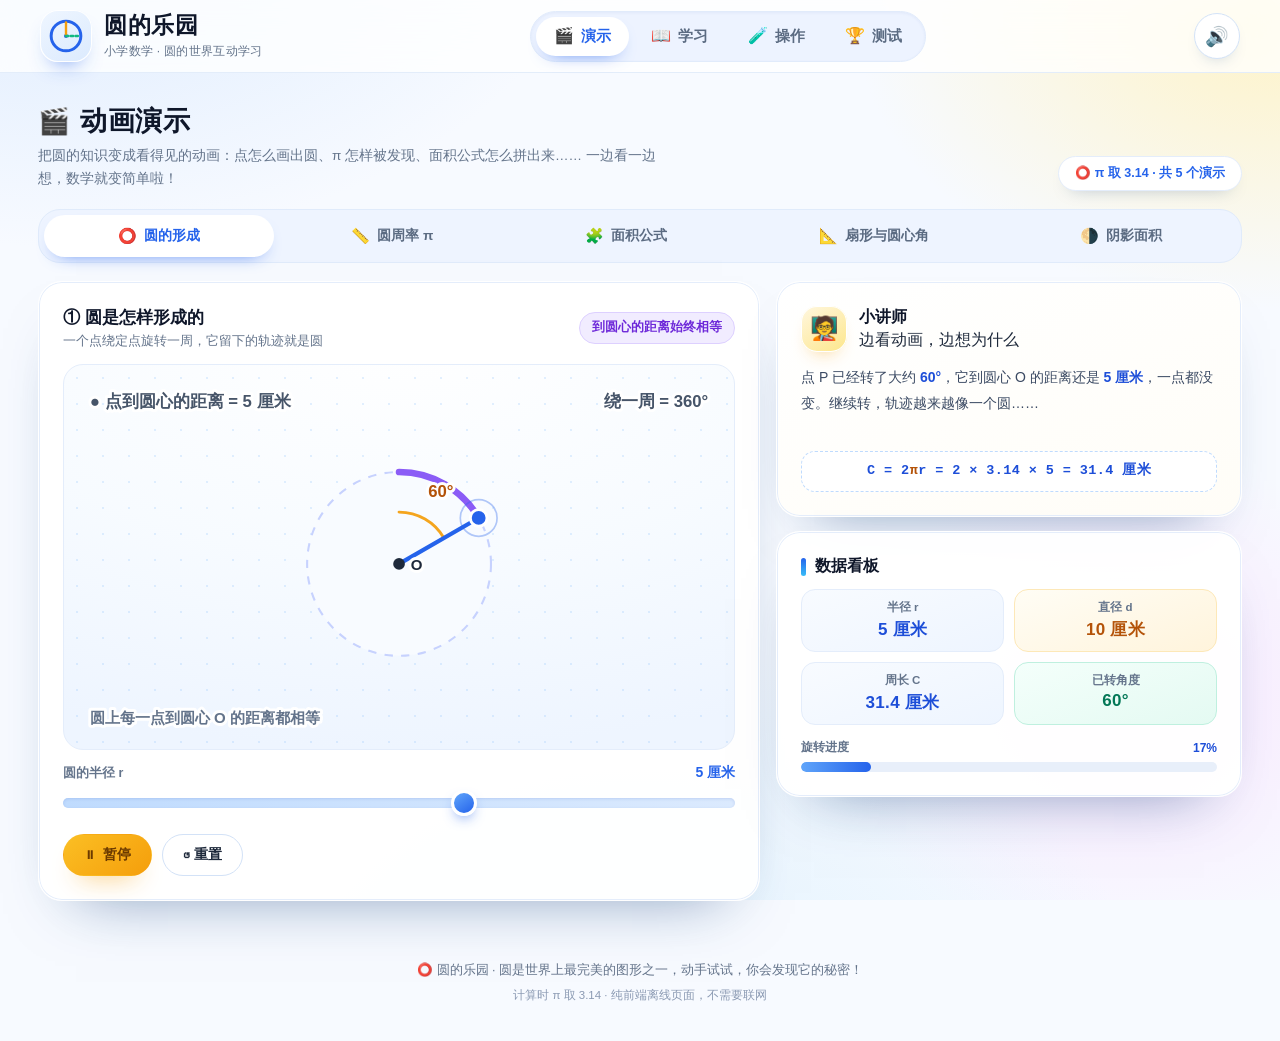
<file: kids-circle/index.html>
<!DOCTYPE html>
<html lang="zh-CN">
<head>
  <meta charset="UTF-8">
  <meta name="viewport" content="width=device-width, initial-scale=1.0, viewport-fit=cover">
  <title>圆的乐园 · 小学数学圆的知识互动学习</title>
  <meta name="description" content="小学数学「圆」互动学习工具：圆的概念、圆周率、1π~100π、半径直径、圆周长、圆面积、扇形、阴影面积，含演示、学习、操作、测试四大板块。">
  <meta name="theme-color" content="#f6f9ff">
  <link rel="icon" href="data:image/svg+xml,%3Csvg xmlns='http://www.w3.org/2000/svg' viewBox='0 0 100 100'%3E%3Ccircle cx='50' cy='50' r='40' fill='%23dbeafe' stroke='%232563eb' stroke-width='7'/%3E%3Ccircle cx='50' cy='50' r='5' fill='%232563eb'/%3E%3Cline x1='50' y1='50' x2='50' y2='12' stroke='%23f59e0b' stroke-width='6' stroke-linecap='round'/%3E%3C/svg%3E">
  <link rel="stylesheet" href="css/style.css">
  <link rel="stylesheet" href="css/demo.css">
  <link rel="stylesheet" href="css/learn.css">
  <link rel="stylesheet" href="css/lab.css">
  <link rel="stylesheet" href="css/quiz.css">
</head>
<body data-mode="demo">

  <a class="skip-link" href="#main">跳到主要内容</a>

  <!-- 顶部导航 -->
  <header class="topbar">
    <div class="brand">
      <span class="logo" aria-hidden="true">
        <svg viewBox="0 0 64 64">
          <circle cx="32" cy="32" r="25" fill="none" stroke="currentColor" stroke-width="5"/>
          <circle cx="32" cy="32" r="3.5" fill="currentColor"/>
          <line x1="32" y1="32" x2="32" y2="9" stroke="#f59e0b" stroke-width="4" stroke-linecap="round"/>
          <line x1="32" y1="32" x2="55" y2="32" stroke="#10b981" stroke-width="4" stroke-linecap="round" stroke-dasharray="4 4"/>
        </svg>
      </span>
      <div class="brand-text">
        <h1>圆的乐园</h1>
        <p>小学数学 · 圆的世界互动学习</p>
      </div>
    </div>

    <nav class="mode-switch" role="tablist" aria-label="选择学习板块">
      <button type="button" class="mode-tab active" data-mode="demo" role="tab" aria-selected="true" aria-controls="panel-demo" id="tab-demo">
        <span class="tab-icon" aria-hidden="true">🎬</span><span class="tab-text">演示</span>
      </button>
      <button type="button" class="mode-tab" data-mode="learn" role="tab" aria-selected="false" aria-controls="panel-learn" id="tab-learn">
        <span class="tab-icon" aria-hidden="true">📖</span><span class="tab-text">学习</span>
      </button>
      <button type="button" class="mode-tab" data-mode="lab" role="tab" aria-selected="false" aria-controls="panel-lab" id="tab-lab">
        <span class="tab-icon" aria-hidden="true">🧪</span><span class="tab-text">操作</span>
      </button>
      <button type="button" class="mode-tab" data-mode="quiz" role="tab" aria-selected="false" aria-controls="panel-quiz" id="tab-quiz">
        <span class="tab-icon" aria-hidden="true">🏆</span><span class="tab-text">测试</span>
      </button>
    </nav>

    <button type="button" class="sound-toggle" id="soundToggle" aria-pressed="true" aria-label="关闭音效" title="音效开关">🔊</button>
  </header>

  <main id="main">
    <!-- 演示 -->
    <section class="mode-panel active" data-mode="demo" id="panel-demo" role="tabpanel" aria-labelledby="tab-demo">
      <div class="mode-root" id="mode-demo"></div>
    </section>
    <!-- 学习 -->
    <section class="mode-panel" data-mode="learn" id="panel-learn" role="tabpanel" aria-labelledby="tab-learn" hidden>
      <div class="mode-root" id="mode-learn"></div>
    </section>
    <!-- 操作 -->
    <section class="mode-panel" data-mode="lab" id="panel-lab" role="tabpanel" aria-labelledby="tab-lab" hidden>
      <div class="mode-root" id="mode-lab"></div>
    </section>
    <!-- 测试 -->
    <section class="mode-panel" data-mode="quiz" id="panel-quiz" role="tabpanel" aria-labelledby="tab-quiz" hidden>
      <div class="mode-root" id="mode-quiz"></div>
    </section>
  </main>

  <footer class="footer">
    <p>⭕ 圆的乐园 · 圆是世界上最完美的图形之一，动手试试，你会发现它的秘密！</p>
    <p class="footer-sub">计算时 π 取 3.14 · 纯前端离线页面，不需要联网</p>
  </footer>

  <script src="js/core.js"></script>
  <script src="js/demo.js"></script>
  <script src="js/learn.js"></script>
  <script src="js/lab.js"></script>
  <script src="js/quiz.js"></script>
  <script src="js/app.js"></script>
</body>
</html>
</file>
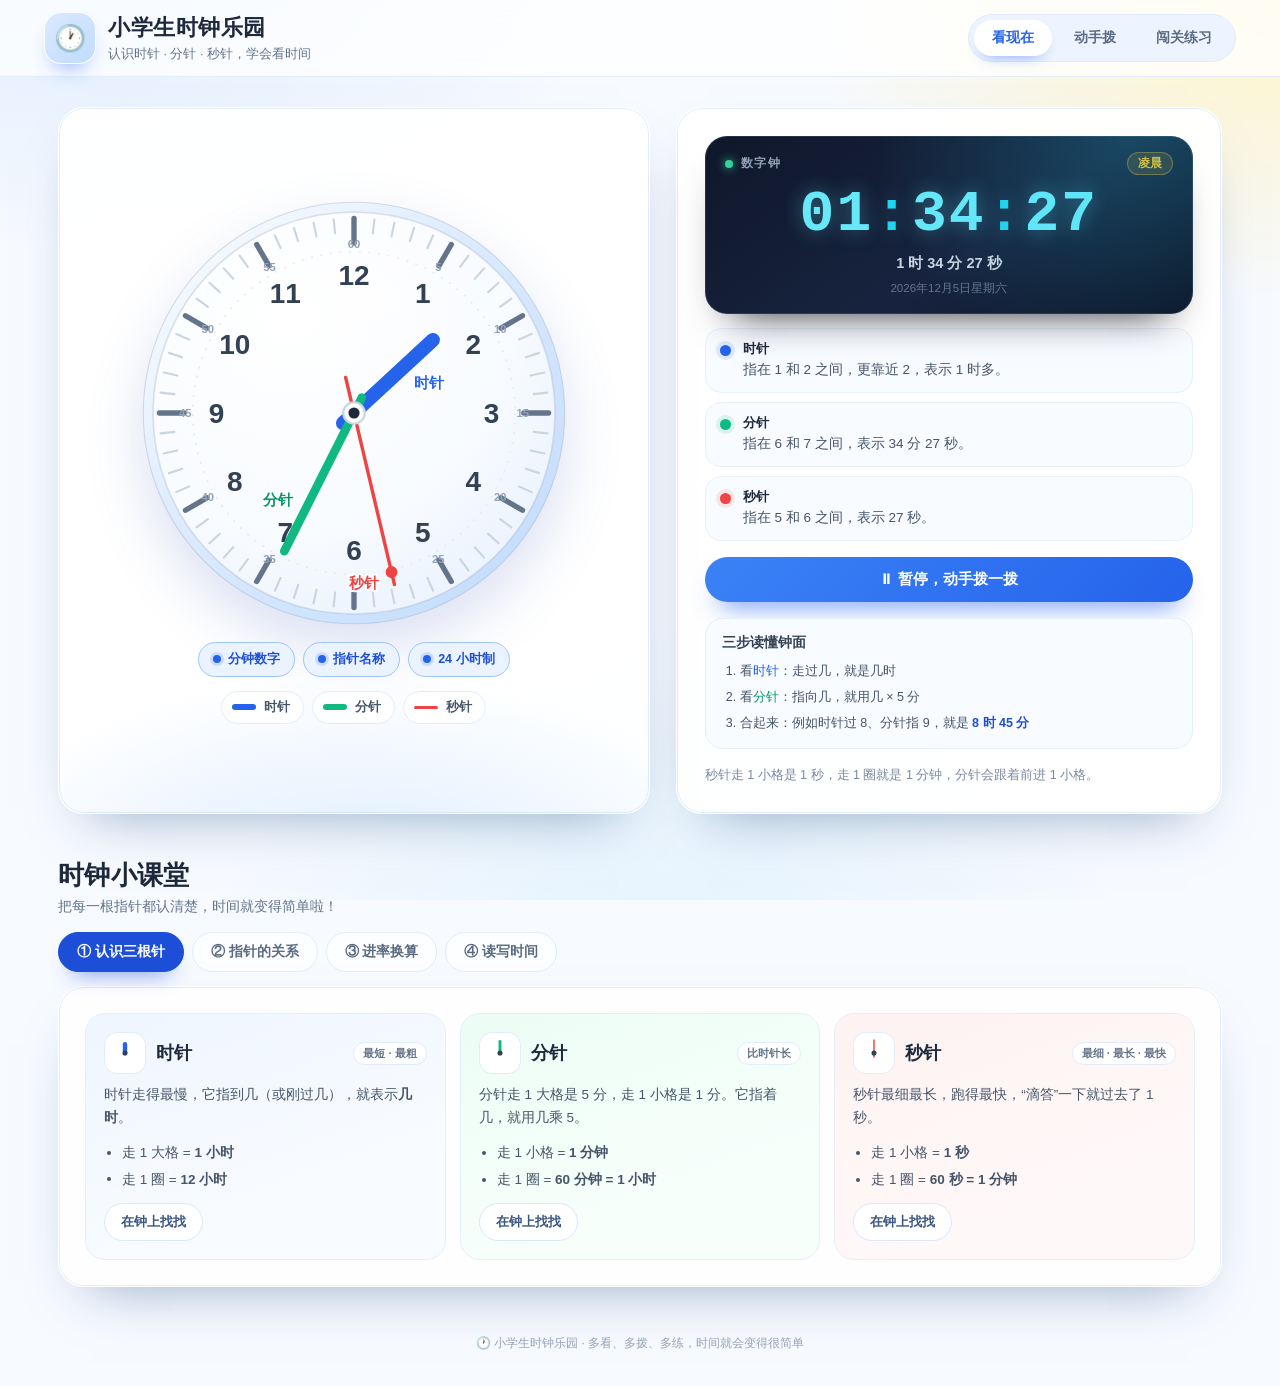
<file: kids-clock/index.html>
<!DOCTYPE html>
<html lang="zh-CN">
<head>
  <meta charset="UTF-8">
  <meta name="viewport" content="width=device-width, initial-scale=1.0">
  <title>小学生时钟乐园 · 认识时针分针秒针</title>
  <meta name="description" content="给小学生的时钟学习页面：圆盘钟表、数字钟表，学习时针、分针、秒针、指针关系、时间表示与进率换算。">
  <link rel="icon" href="data:image/svg+xml,%3Csvg xmlns='http://www.w3.org/2000/svg' viewBox='0 0 100 100'%3E%3Ccircle cx='50' cy='50' r='46' fill='%23eff6ff' stroke='%232563eb' stroke-width='6'/%3E%3Cpath d='M50 26v26l16 10' stroke='%232563eb' stroke-width='6' stroke-linecap='round' fill='none'/%3E%3C/svg%3E">
  <link rel="stylesheet" href="css/style.css">
</head>
<body class="mode-live">

  <!-- 顶部导航 -->
  <header class="topbar">
    <div class="brand">
      <span class="logo" aria-hidden="true">🕐</span>
      <div>
        <h1>小学生时钟乐园</h1>
        <p>认识时针 · 分针 · 秒针，学会看时间</p>
      </div>
    </div>
    <nav class="mode-switch" role="tablist" aria-label="选择学习方式">
      <button type="button" data-mode="live" class="active" role="tab" aria-selected="true">看现在</button>
      <button type="button" data-mode="set" role="tab" aria-selected="false">动手拨</button>
      <button type="button" data-mode="quiz" role="tab" aria-selected="false">闯关练习</button>
    </nav>
  </header>

  <main>
    <!-- 左侧：圆盘钟表 -->
    <section class="clock-stage card" aria-labelledby="clockTitle">
      <h2 class="sr-only" id="clockTitle">圆盘钟表</h2>
      <div class="clock-wrap">
        <div id="clock" class="clock"></div>
      </div>
      <p class="clock-hint" id="clockHint">✋ 拖动钟面上的指针，或用右侧按钮微调</p>
      <div class="clock-toolbar">
        <button type="button" class="switch-chip active" data-toggle="minuteNumbers" aria-pressed="true">分钟数字</button>
        <button type="button" class="switch-chip active" data-toggle="handLabels" aria-pressed="true">指针名称</button>
        <button type="button" class="switch-chip active" data-toggle="h24" aria-pressed="true">24 小时制</button>
      </div>
      <div class="legend" aria-label="指针图例">
        <span class="legend-chip hour"><i></i>时针</span>
        <span class="legend-chip minute"><i></i>分针</span>
        <span class="legend-chip second"><i></i>秒针</span>
      </div>
    </section>

    <!-- 右侧：数字钟 / 控制 / 练习 -->
    <aside class="panel card">
      <!-- 数字钟 + 指针解释（看现在 / 动手拨 共用） -->
      <div class="panel-block" id="liveSetBlock">
        <div class="digital-card">
          <div class="digital-top">
            <span class="led" aria-hidden="true"></span>
            <span>数字钟</span>
            <span class="period-badge" id="periodBadge">上午</span>
          </div>
          <div class="digital-digits" id="digitalDigits" aria-label="数字钟时间">
            <span id="dHour">08</span><span class="colon">:</span><span id="dMin">00</span><span class="colon">:</span><span id="dSec">00</span>
          </div>
          <p class="reading" id="reading">上午 8 时整</p>
          <p class="today" id="todayText"></p>
        </div>

        <ul class="hand-info" id="handInfo">
          <li class="hand-info-item hour">
            <span class="dot" aria-hidden="true"></span>
            <div><b>时针</b><p id="hourInfo">—</p></div>
          </li>
          <li class="hand-info-item minute">
            <span class="dot" aria-hidden="true"></span>
            <div><b>分针</b><p id="minuteInfo">—</p></div>
          </li>
          <li class="hand-info-item second">
            <span class="dot" aria-hidden="true"></span>
            <div><b>秒针</b><p id="secondInfo">—</p></div>
          </li>
        </ul>
      </div>

      <!-- 看现在 -->
      <div class="panel-block" id="liveActions">
        <button type="button" class="btn btn-primary" id="gotoSet">⏸ 暂停，动手拨一拨</button>
        <div class="mini-guide">
          <h3>三步读懂钟面</h3>
          <ol>
            <li>看<span class="c-hour">时针</span>：走过几，就是几时</li>
            <li>看<span class="c-minute">分针</span>：指向几，就用几 × 5 分</li>
            <li>合起来：例如时针过 8、分针指 9，就是 <strong>8 时 45 分</strong></li>
          </ol>
        </div>
        <p class="tip">秒针走 1 小格是 1 秒，走 1 圈就是 1 分钟，分针会跟着前进 1 小格。</p>
      </div>

      <!-- 动手拨 -->
      <div class="panel-block" id="setControls">
        <div>
          <h2 class="panel-title">动手拨钟</h2>
          <p class="panel-sub">先选一根针，再拖动钟面，或者用下面的按钮微调。</p>
        </div>
        <div class="hand-picker" role="group" aria-label="选择要拨的指针">
          <button type="button" class="hand-chip hour" data-hand="hour"><i></i>时针</button>
          <button type="button" class="hand-chip minute active" data-hand="minute"><i></i>分针</button>
          <button type="button" class="hand-chip second" data-hand="second"><i></i>秒针</button>
        </div>
        <div class="fine-tune" id="fineTune" aria-label="微调指针"></div>
        <div class="quick-actions" aria-label="快速设置">
          <button type="button" class="btn-mini" data-quick="hour">整点</button>
          <button type="button" class="btn-mini" data-quick="half">半点</button>
          <button type="button" class="btn-mini" data-quick="now">现在</button>
          <button type="button" class="btn-mini" data-quick="random">随机</button>
        </div>
        <div class="set-readout" id="setReadout">现在拨到：<strong>8 时整</strong></div>
        <p class="tip" id="setTip">分针走 1 小格 = 1 分钟；分针走 1 圈 = 1 小时。</p>
      </div>

      <!-- 闯关练习 -->
      <div class="panel-block" id="quizBlock">
        <div class="quiz-head">
          <div>
            <p class="quiz-index" id="quizIndex">第 1 题 / 共 6 题</p>
            <div class="dots" id="quizDots" aria-hidden="true"></div>
          </div>
          <div class="quiz-score">得分 <span class="star" aria-hidden="true">⭐</span> <span id="quizScore">0</span></div>
        </div>
        <div class="quiz-body" id="quizBody"></div>
        <div class="quiz-feedback" id="quizFeedback" role="status" aria-live="polite" hidden></div>
        <div class="quiz-actions" id="quizActions"></div>
        <div class="quiz-help">
          <b>闯关小助手</b>
          <ul>
            <li>读钟先看时针，再看分针</li>
            <li>拨钟时，时针和分针都要拨到位</li>
            <li>记牢进率：1 时 = 60 分，1 分 = 60 秒</li>
          </ul>
        </div>
      </div>
    </aside>
  </main>

  <!-- 底部：时钟小课堂 -->
  <section class="learn" id="learn">
    <div class="learn-head">
      <div>
        <h2>时钟小课堂</h2>
        <p>把每一根指针都认清楚，时间就变得简单啦！</p>
      </div>
    </div>
    <div class="learn-tabs" role="tablist" aria-label="学习内容">
      <button type="button" class="learn-tab active" data-tab="hands" role="tab" aria-selected="true">① 认识三根针</button>
      <button type="button" class="learn-tab" data-tab="relation" role="tab" aria-selected="false">② 指针的关系</button>
      <button type="button" class="learn-tab" data-tab="convert" role="tab" aria-selected="false">③ 进率换算</button>
      <button type="button" class="learn-tab" data-tab="readwrite" role="tab" aria-selected="false">④ 读写时间</button>
    </div>
    <div class="learn-panels">
      <!-- ① 认识三根针 -->
      <div class="learn-panel active" data-panel="hands">
        <div class="hand-cards">
          <article class="hand-card hour">
            <div class="hand-card-top">
              <span class="hand-visual hour" aria-hidden="true">
                <svg viewBox="0 0 44 44"><line x1="22" y1="22" x2="22" y2="10" stroke-width="6"/><circle cx="22" cy="22" r="3.5"/></svg>
              </span>
              <h3>时针</h3>
              <span class="tag">最短 · 最粗</span>
            </div>
            <p>时针走得最慢，它指到几（或刚过几），就表示<strong>几时</strong>。</p>
            <ul>
              <li>走 1 大格 = <strong>1 小时</strong></li>
              <li>走 1 圈 = <strong>12 小时</strong></li>
            </ul>
            <button type="button" class="btn btn-ghost" data-highlight="hour">在钟上找找</button>
          </article>

          <article class="hand-card minute">
            <div class="hand-card-top">
              <span class="hand-visual minute" aria-hidden="true">
                <svg viewBox="0 0 44 44"><line x1="22" y1="22" x2="22" y2="6" stroke-width="4"/><circle cx="22" cy="22" r="3.5"/></svg>
              </span>
              <h3>分针</h3>
              <span class="tag">比时针长</span>
            </div>
            <p>分针走 1 大格是 5 分，走 1 小格是 1 分。它指着几，就用几乘 5。</p>
            <ul>
              <li>走 1 小格 = <strong>1 分钟</strong></li>
              <li>走 1 圈 = <strong>60 分钟 = 1 小时</strong></li>
            </ul>
            <button type="button" class="btn btn-ghost" data-highlight="minute">在钟上找找</button>
          </article>

          <article class="hand-card second">
            <div class="hand-card-top">
              <span class="hand-visual second" aria-hidden="true">
                <svg viewBox="0 0 44 44"><line x1="22" y1="28" x2="22" y2="4" stroke-width="2"/><circle cx="22" cy="22" r="3.5"/></svg>
              </span>
              <h3>秒针</h3>
              <span class="tag">最细 · 最长 · 最快</span>
            </div>
            <p>秒针最细最长，跑得最快，“滴答”一下就过去了 1 秒。</p>
            <ul>
              <li>走 1 小格 = <strong>1 秒</strong></li>
              <li>走 1 圈 = <strong>60 秒 = 1 分钟</strong></li>
            </ul>
            <button type="button" class="btn btn-ghost" data-highlight="second">在钟上找找</button>
          </article>
        </div>
      </div>

      <!-- ② 指针的关系 -->
      <div class="learn-panel" data-panel="relation">
        <div class="relation-grid">
          <article class="relation-card">
            <h3>秒针走 1 圈</h3>
            <div class="relation-flow"><span>秒针 60 小格</span><b>=</b><span>60 秒</span><b>=</b><span>1 分</span></div>
            <p>秒针转满一圈，分针正好前进 1 小格。</p>
          </article>
          <article class="relation-card">
            <h3>分针走 1 圈</h3>
            <div class="relation-flow"><span>分针 60 小格</span><b>=</b><span>60 分</span><b>=</b><span>1 时</span></div>
            <p>分针转满一圈，时针正好前进 1 大格。</p>
          </article>
        </div>
        <div class="demo-box">
          <div class="demo-actions">
            <button type="button" class="btn btn-primary" data-demo="second">▶ 演示：秒针走一圈</button>
            <button type="button" class="btn btn-primary" data-demo="minute">▶ 演示：分针走一圈</button>
          </div>
          <p class="demo-status" id="demoStatus">点一下演示，看看指针们是怎么“手拉手”一起走的。</p>
        </div>
      </div>

      <!-- ③ 进率换算 -->
      <div class="learn-panel" data-panel="convert">
        <div class="rate-cards">
          <div class="rate-card"><strong>1 时 = 60 分</strong><span>分针走 1 圈</span></div>
          <div class="rate-card"><strong>1 分 = 60 秒</strong><span>秒针走 1 圈</span></div>
          <div class="rate-card"><strong>1 时 = 3600 秒</strong><span>60 × 60 = 3600</span></div>
          <div class="rate-card"><strong>半小时 = 30 分</strong><span>分针指 6</span></div>
          <div class="rate-card"><strong>一刻钟 = 15 分</strong><span>分针指 3</span></div>
          <div class="rate-card"><strong>1 天 = 24 时</strong><span>时针走 2 圈</span></div>
        </div>
        <div class="converter">
          <h3>进率换算器</h3>
          <div class="converter-inputs">
            <label>时 <input id="cvH" type="number" min="0" max="99" step="1" value="1" inputmode="numeric"></label>
            <label>分 <input id="cvM" type="number" min="0" max="99" step="1" value="25" inputmode="numeric"></label>
            <label>秒 <input id="cvS" type="number" min="0" max="99" step="1" value="0" inputmode="numeric"></label>
          </div>
          <div class="converter-result" id="cvResult">1 时 25 分 0 秒 = 85 分 = 5100 秒</div>
          <p class="tip">改一改上面的数字，看看一共是多少分、多少秒。1 时 = 60 分，1 分 = 60 秒。</p>
        </div>
      </div>

      <!-- ④ 读写时间 -->
      <div class="learn-panel" data-panel="readwrite">
        <div class="rules">
          <h3>读钟四步口诀</h3>
          <ol>
            <li>先看<strong class="c-hour">时针</strong>：时针指到几，或者刚过几，就是<strong>几时</strong>。</li>
            <li>再看<strong class="c-minute">分针</strong>：分针指 12 是<strong>整时</strong>；指 6 是 30 分，也就是<strong>半时</strong>。</li>
            <li>分针每走 1 大格是 5 分：指 1 是 5 分，指 2 是 10 分……指 9 是 45 分。</li>
            <li>记录时间：可以写成 <strong>8:05</strong>，也可以写成 <strong>8 时 5 分</strong>。</li>
          </ol>
          <p class="examples-tip">💡 点一点下面的小钟面，就能把它拨到上面的大钟表上，仔细看看三根针。</p>
        </div>
        <div class="examples" id="timeExamples"></div>
      </div>
    </div>
  </section>

  <footer class="footer">
    <p>🕐 小学生时钟乐园 · 多看、多拨、多练，时间就会变得很简单</p>
  </footer>

  <div class="toast" id="toast" role="status" aria-live="polite"></div>

  <script src="js/clock.js"></script>
  <script src="js/app.js"></script>
</body>
</html>
</file>
<file: kids-circle/css/style.css>
/* =========================================================
   圆的乐园 · 基础样式与公共组件
   ---------------------------------------------------------
   命名约定：
   - 公共组件统一用 cl- 前缀，四个模块共用
   - 各模块自己的样式写在各自 css 文件里，用模块前缀：
     demo → dm-   learn → ln-   lab → lb-   quiz → qz-
   ========================================================= */

:root {
  --ink: #1e293b;
  --ink-strong: #0f172a;
  --muted: #64748b;
  --soft: #8b9ab3;
  --line: #e4edfb;
  --line-strong: #d3e2f7;
  --card: rgba(255, 255, 255, 0.94);
  --card-solid: #ffffff;

  --blue: #2563eb;
  --blue-dark: #1d4ed8;
  --blue-soft: #e8f0ff;
  --sky: #38bdf8;
  --cyan: #06b6d4;

  --amber: #f59e0b;
  --amber-dark: #b45309;
  --amber-soft: #fff5df;

  --green: #10b981;
  --green-dark: #047857;
  --green-soft: #e6faf2;

  --pink: #ec4899;
  --pink-soft: #ffe9f4;

  --purple: #8b5cf6;
  --purple-soft: #f1ecff;

  --red: #ef4444;
  --red-soft: #ffecec;

  --radius-xl: 30px;
  --radius-lg: 24px;
  --radius: 18px;
  --radius-sm: 12px;

  --shadow-lg: 0 30px 60px -38px rgba(15, 60, 120, 0.55);
  --shadow-md: 0 18px 36px -26px rgba(15, 60, 120, 0.45);
  --shadow-sm: 0 8px 18px -12px rgba(15, 60, 120, 0.4);

  --font: -apple-system, BlinkMacSystemFont, "PingFang SC", "Hiragino Sans GB",
    "Microsoft YaHei", "Noto Sans SC", "Segoe UI", sans-serif;
  --font-mono: "SF Mono", "JetBrains Mono", ui-monospace, Menlo, Consolas, monospace;
}

* { box-sizing: border-box; }

html { scroll-behavior: smooth; -webkit-text-size-adjust: 100%; }

body {
  margin: 0;
  min-height: 100vh;
  color: var(--ink);
  font-family: var(--font);
  background:
    radial-gradient(900px 560px at 4% -10%, #dbeafe 0%, rgba(219, 234, 254, 0) 60%),
    radial-gradient(760px 520px at 100% 2%, #fef3c7 0%, rgba(254, 243, 199, 0) 56%),
    radial-gradient(820px 640px at 50% 116%, #e0f2fe 0%, rgba(224, 242, 254, 0) 62%),
    radial-gradient(520px 420px at 88% 78%, #fae8ff 0%, rgba(250, 232, 255, 0) 60%),
    #f7faff;
  background-attachment: fixed;
  -webkit-font-smoothing: antialiased;
  overflow-x: hidden;
}

h1, h2, h3, h4, p, ul, ol, figure { margin: 0; }
ul, ol { padding-left: 1.15em; }

button, input, select { font-family: inherit; }
button { cursor: pointer; }

img, svg { max-width: 100%; }

::selection { background: #bfdbfe; }

:focus-visible {
  outline: 3px solid rgba(37, 99, 235, 0.55);
  outline-offset: 2px;
  border-radius: 8px;
}

.skip-link {
  position: absolute;
  left: 12px;
  top: -60px;
  z-index: 200;
  padding: 10px 18px;
  border-radius: 999px;
  background: #fff;
  color: var(--blue);
  font-weight: 700;
  box-shadow: var(--shadow-md);
  transition: top 0.2s;
}
.skip-link:focus { top: 12px; }

.sr-only {
  position: absolute !important;
  width: 1px; height: 1px;
  padding: 0; margin: -1px;
  overflow: hidden;
  clip: rect(0 0 0 0);
  white-space: nowrap;
  border: 0;
}

[hidden] { display: none !important; }

/* ---------------- 顶部导航 ---------------- */
.topbar {
  position: sticky;
  top: 0;
  z-index: 60;
  display: flex;
  align-items: center;
  justify-content: space-between;
  gap: 14px;
  flex-wrap: wrap;
  padding: 10px clamp(14px, 3.6vw, 40px);
  background: rgba(255, 255, 255, 0.8);
  border-bottom: 1px solid rgba(226, 236, 250, 0.95);
  backdrop-filter: blur(18px) saturate(1.4);
  -webkit-backdrop-filter: blur(18px) saturate(1.4);
}

.brand { display: flex; align-items: center; gap: 12px; min-width: 0; }

.logo {
  width: 52px;
  height: 52px;
  flex: none;
  display: grid;
  place-items: center;
  color: var(--blue);
  border-radius: 18px;
  background: linear-gradient(145deg, #eff6ff, #dbeafe);
  box-shadow: inset 0 0 0 1px #fff, 0 12px 22px -14px rgba(37, 99, 235, 0.85);
  transition: transform 0.4s ease;
}
.brand:hover .logo { transform: rotate(-12deg); }
.logo svg { width: 38px; height: 38px; display: block; }

.brand-text h1 {
  font-size: clamp(19px, 2vw, 23px);
  letter-spacing: 0.5px;
  color: var(--ink-strong);
  line-height: 1.2;
}
.brand-text p {
  margin-top: 3px;
  font-size: 12px;
  color: var(--muted);
  letter-spacing: 0.3px;
}

.mode-switch {
  display: flex;
  gap: 4px;
  padding: 5px;
  background: #edf3ff;
  border: 1px solid #e1ebfb;
  border-radius: 999px;
  box-shadow: inset 0 1px 3px rgba(30, 64, 175, 0.06);
}

.mode-tab {
  display: inline-flex;
  align-items: center;
  gap: 7px;
  border: 0;
  background: transparent;
  padding: 10px 18px;
  border-radius: 999px;
  font-size: 14.5px;
  font-weight: 700;
  color: #5b6b82;
  transition: background 0.22s, color 0.22s, box-shadow 0.22s, transform 0.18s;
  white-space: nowrap;
}
.mode-tab:hover { color: var(--blue); transform: translateY(-1px); }
.mode-tab .tab-icon { font-size: 16px; line-height: 1; }
.mode-tab.active {
  background: #fff;
  color: var(--blue);
  box-shadow: 0 8px 18px -12px rgba(37, 99, 235, 0.9);
}

/* ---------------- 音效开关 ---------------- */
.sound-toggle {
  flex: none;
  width: 46px;
  height: 46px;
  display: grid;
  place-items: center;
  border-radius: 50%;
  border: 1px solid var(--line-strong);
  background: #fff;
  font-size: 19px;
  line-height: 1;
  box-shadow: var(--shadow-sm);
  transition: transform 0.18s, box-shadow 0.2s, background 0.2s;
}
.sound-toggle:hover { transform: translateY(-1px) rotate(-8deg); box-shadow: var(--shadow-md); }
.sound-toggle:active { transform: scale(0.94); }
.sound-toggle[aria-pressed="false"] { background: #f1f5fb; opacity: 0.75; }

/* ---------------- 主区域与模式面板 ---------------- */
main { display: block; }

.mode-panel {
  max-width: 1260px;
  margin: 0 auto;
  padding: clamp(18px, 3vw, 30px) clamp(14px, 3vw, 28px) 8px;
  animation: panel-in 0.42s cubic-bezier(0.22, 0.85, 0.3, 1);
}

@keyframes panel-in {
  from { opacity: 0; transform: translateY(14px); }
  to { opacity: 1; transform: translateY(0); }
}

.mode-root { min-height: 60vh; }

/* ---------------- 版块标题 ---------------- */
.cl-mode-head {
  display: flex;
  align-items: flex-end;
  justify-content: space-between;
  gap: 16px;
  flex-wrap: wrap;
  margin-bottom: 18px;
}
.cl-mode-head h2 {
  font-size: clamp(21px, 2.6vw, 27px);
  color: var(--ink-strong);
  letter-spacing: 0.4px;
  display: flex;
  align-items: center;
  gap: 10px;
}
.cl-mode-head h2 .head-emoji { font-size: 0.95em; }
.cl-mode-head p {
  margin-top: 6px;
  font-size: 13.5px;
  color: var(--muted);
  max-width: 640px;
  line-height: 1.7;
}
.cl-head-chip {
  display: inline-flex;
  align-items: center;
  gap: 6px;
  padding: 8px 16px;
  border-radius: 999px;
  background: #fff;
  border: 1px solid var(--line);
  color: var(--blue);
  font-size: 12.5px;
  font-weight: 700;
  box-shadow: var(--shadow-sm);
}

/* ---------------- 卡片 ---------------- */
.cl-card {
  background: var(--card);
  border: 1px solid rgba(255, 255, 255, 0.9);
  border-radius: var(--radius-lg);
  box-shadow: var(--shadow-lg), inset 0 0 0 1px var(--line);
  padding: clamp(16px, 2.2vw, 24px);
  position: relative;
}

.cl-card-head {
  display: flex;
  align-items: center;
  justify-content: space-between;
  gap: 12px;
  flex-wrap: wrap;
  margin-bottom: 14px;
}
.cl-card-head h3 {
  font-size: 17px;
  color: var(--ink-strong);
  display: flex;
  align-items: center;
  gap: 8px;
}
.cl-card-head .cl-card-sub {
  font-size: 12.5px;
  color: var(--muted);
  margin-top: 4px;
  font-weight: 400;
}

.cl-section-title {
  display: flex;
  align-items: center;
  gap: 9px;
  font-size: 16px;
  font-weight: 800;
  color: var(--ink-strong);
  margin: 6px 0 12px;
}
.cl-section-title::before {
  content: "";
  width: 5px;
  height: 18px;
  border-radius: 99px;
  background: linear-gradient(180deg, var(--blue), var(--sky));
}

.cl-divider {
  height: 1px;
  background: linear-gradient(90deg, var(--line), transparent);
  margin: 16px 0;
  border: 0;
}

/* ---------------- 网格 ---------------- */
.cl-grid-2 { display: grid; grid-template-columns: repeat(2, minmax(0, 1fr)); gap: 16px; }
.cl-grid-3 { display: grid; grid-template-columns: repeat(3, minmax(0, 1fr)); gap: 14px; }
.cl-grid-auto { display: grid; grid-template-columns: repeat(auto-fit, minmax(215px, 1fr)); gap: 14px; }

/* ---------------- 按钮 ---------------- */
.cl-btn {
  display: inline-flex;
  align-items: center;
  justify-content: center;
  gap: 7px;
  border: 1px solid transparent;
  border-radius: 999px;
  padding: 11px 20px;
  font-size: 14px;
  font-weight: 700;
  color: var(--ink);
  background: #fff;
  border-color: var(--line-strong);
  transition: transform 0.16s, box-shadow 0.2s, background 0.2s, color 0.2s;
  white-space: nowrap;
  user-select: none;
}
.cl-btn:hover { transform: translateY(-1px); box-shadow: var(--shadow-sm); }
.cl-btn:active { transform: translateY(0) scale(0.98); }
.cl-btn:disabled { opacity: 0.45; cursor: not-allowed; transform: none; box-shadow: none; }

.cl-btn-primary {
  background: linear-gradient(140deg, #3b82f6, #2563eb);
  color: #fff;
  border-color: transparent;
  box-shadow: 0 14px 26px -16px rgba(37, 99, 235, 0.95);
}
.cl-btn-primary:hover { background: linear-gradient(140deg, #4f8df8, #2f6ff0); }

.cl-btn-amber {
  background: linear-gradient(140deg, #fbbf24, #f59e0b);
  color: #6b3a00;
  border-color: transparent;
  box-shadow: 0 14px 26px -16px rgba(245, 158, 11, 0.9);
}
.cl-btn-green {
  background: linear-gradient(140deg, #34d399, #10b981);
  color: #053f2c;
  border-color: transparent;
  box-shadow: 0 14px 26px -16px rgba(16, 185, 129, 0.9);
}
.cl-btn-ghost { background: rgba(255, 255, 255, 0.72); }
.cl-btn-danger { color: #b91c1c; border-color: #fecaca; background: #fff5f5; }
.cl-btn-sm { padding: 8px 14px; font-size: 12.5px; border-radius: 999px; }
.cl-btn-block { width: 100%; }

.cl-btn-row { display: flex; flex-wrap: wrap; gap: 10px; align-items: center; }

/* ---------------- 标签 / 徽章 ---------------- */
.cl-chip {
  display: inline-flex;
  align-items: center;
  gap: 6px;
  padding: 6px 12px;
  border-radius: 999px;
  font-size: 12.5px;
  font-weight: 700;
  color: #475569;
  background: #f4f8ff;
  border: 1px solid var(--line);
  line-height: 1.4;
}
.cl-chip-blue { color: var(--blue-dark); background: var(--blue-soft); border-color: #c7dcff; }
.cl-chip-amber { color: var(--amber-dark); background: var(--amber-soft); border-color: #fde3ae; }
.cl-chip-green { color: var(--green-dark); background: var(--green-soft); border-color: #b7efdb; }
.cl-chip-pink { color: #be185d; background: var(--pink-soft); border-color: #fbcfe8; }
.cl-chip-purple { color: #6d28d9; background: var(--purple-soft); border-color: #ddd0ff; }
.cl-chip-red { color: #b91c1c; background: var(--red-soft); border-color: #fecaca; }

.cl-badge {
  display: inline-grid;
  place-items: center;
  min-width: 22px;
  height: 22px;
  padding: 0 7px;
  border-radius: 999px;
  font-size: 11.5px;
  font-weight: 800;
  color: #fff;
  background: var(--blue);
}

/* ---------------- 分段切换（模块内部小标签） ---------------- */
.cl-seg {
  display: inline-flex;
  flex-wrap: wrap;
  gap: 4px;
  padding: 4px;
  border-radius: 999px;
  background: #eef4ff;
  border: 1px solid #e0ebfb;
}
.cl-seg button {
  border: 0;
  background: transparent;
  border-radius: 999px;
  padding: 8px 15px;
  font-size: 13px;
  font-weight: 700;
  color: #5b6b82;
  transition: background 0.2s, color 0.2s, box-shadow 0.2s;
  white-space: nowrap;
}
.cl-seg button:hover { color: var(--blue); }
.cl-seg button.active {
  background: #fff;
  color: var(--blue);
  box-shadow: 0 6px 14px -10px rgba(37, 99, 235, 0.9);
}

/* ---------------- 表单控件 ---------------- */
.cl-field { display: block; }
.cl-field + .cl-field { margin-top: 10px; }
.cl-field-label {
  display: flex;
  align-items: center;
  justify-content: space-between;
  gap: 8px;
  font-size: 12.5px;
  font-weight: 700;
  color: var(--muted);
  margin-bottom: 6px;
}
.cl-field-label b { color: var(--blue); font-size: 14px; }

.cl-input, .cl-select {
  width: 100%;
  padding: 11px 14px;
  border-radius: 14px;
  border: 1.5px solid var(--line-strong);
  background: #fff;
  color: var(--ink);
  font-size: 15px;
  font-weight: 600;
  transition: border-color 0.2s, box-shadow 0.2s;
}
.cl-input:focus, .cl-select:focus {
  outline: none;
  border-color: #93c5fd;
  box-shadow: 0 0 0 4px rgba(59, 130, 246, 0.14);
}
.cl-input::placeholder { color: #b6c2d4; font-weight: 500; }

/* 数字输入去掉上下箭头 */
input[type="number"].cl-input::-webkit-outer-spin-button,
input[type="number"].cl-input::-webkit-inner-spin-button { -webkit-appearance: none; margin: 0; }
input[type="number"].cl-input { -moz-appearance: textfield; appearance: textfield; }

/* 滑块 */
.cl-range {
  -webkit-appearance: none;
  appearance: none;
  width: 100%;
  height: 30px;
  background: transparent;
  cursor: pointer;
  margin: 0;
}
.cl-range::-webkit-slider-runnable-track {
  height: 10px;
  border-radius: 999px;
  background: linear-gradient(90deg, #bfdbfe, #dbeafe);
  box-shadow: inset 0 1px 3px rgba(30, 64, 175, 0.14);
}
.cl-range::-webkit-slider-thumb {
  -webkit-appearance: none;
  appearance: none;
  width: 26px;
  height: 26px;
  margin-top: -8px;
  border-radius: 50%;
  background: linear-gradient(145deg, #60a5fa, #2563eb);
  border: 3px solid #fff;
  box-shadow: 0 6px 14px -6px rgba(37, 99, 235, 0.9);
  transition: transform 0.15s;
}
.cl-range::-webkit-slider-thumb:hover { transform: scale(1.1); }
.cl-range::-moz-range-track {
  height: 10px;
  border-radius: 999px;
  background: #dbeafe;
}
.cl-range::-moz-range-thumb {
  width: 22px;
  height: 22px;
  border-radius: 50%;
  background: #2563eb;
  border: 3px solid #fff;
  box-shadow: 0 6px 14px -6px rgba(37, 99, 235, 0.9);
}

.cl-range-amber::-webkit-slider-thumb { background: linear-gradient(145deg, #fbbf24, #f59e0b); }
.cl-range-amber::-moz-range-thumb { background: #f59e0b; }
.cl-range-green::-webkit-slider-thumb { background: linear-gradient(145deg, #34d399, #10b981); }
.cl-range-green::-moz-range-thumb { background: #10b981; }
.cl-range-pink::-webkit-slider-thumb { background: linear-gradient(145deg, #f472b6, #ec4899); }
.cl-range-pink::-moz-range-thumb { background: #ec4899; }

.cl-range-row { display: flex; align-items: center; gap: 12px; }
.cl-range-row .cl-range { flex: 1; }
.cl-range-value {
  flex: none;
  min-width: 76px;
  text-align: center;
  padding: 6px 10px;
  border-radius: 10px;
  background: var(--blue-soft);
  color: var(--blue-dark);
  font-weight: 800;
  font-size: 13.5px;
  font-variant-numeric: tabular-nums;
}

/* ---------------- 数据展示 ---------------- */
.cl-stat-grid {
  display: grid;
  grid-template-columns: repeat(auto-fit, minmax(120px, 1fr));
  gap: 10px;
}
.cl-stat {
  padding: 12px 14px;
  border-radius: 16px;
  background: linear-gradient(160deg, #f8fbff, #eef5ff);
  border: 1px solid var(--line);
  text-align: center;
}
.cl-stat .stat-label { font-size: 11.5px; color: var(--muted); font-weight: 600; }
.cl-stat .stat-value {
  margin-top: 3px;
  font-size: clamp(17px, 2vw, 21px);
  font-weight: 800;
  color: var(--blue-dark);
  font-variant-numeric: tabular-nums;
  letter-spacing: 0.3px;
}
.cl-stat.amber { background: linear-gradient(160deg, #fffdf5, #fff4dc); border-color: #fde8b8; }
.cl-stat.amber .stat-value { color: var(--amber-dark); }
.cl-stat.green { background: linear-gradient(160deg, #f4fffb, #e4faf2); border-color: #bff0df; }
.cl-stat.green .stat-value { color: var(--green-dark); }
.cl-stat.pink { background: linear-gradient(160deg, #fff8fc, #ffeaf5); border-color: #fbcfe8; }
.cl-stat.pink .stat-value { color: #be185d; }

/* ---------------- 提示框 ---------------- */
.cl-note {
  display: flex;
  gap: 10px;
  padding: 12px 14px;
  border-radius: 16px;
  background: #f3f8ff;
  border: 1px solid #dbeafe;
  font-size: 13px;
  line-height: 1.75;
  color: #3b4a63;
}
.cl-note .note-icon { flex: none; font-size: 16px; line-height: 1.4; }
.cl-note b { color: var(--blue-dark); }
.cl-note.good { background: var(--green-soft); border-color: #b7efdb; }
.cl-note.good b { color: var(--green-dark); }
.cl-note.warn { background: var(--amber-soft); border-color: #fde3ae; }
.cl-note.warn b { color: var(--amber-dark); }
.cl-note.bad { background: var(--red-soft); border-color: #fecaca; }
.cl-note.bad b { color: #b91c1c; }

/* ---------------- 公式 ---------------- */
.cl-formula {
  display: inline-flex;
  align-items: baseline;
  gap: 6px;
  padding: 8px 16px;
  border-radius: 14px;
  background: #fff;
  border: 1.5px dashed #bfdbfe;
  font-family: var(--font-mono);
  font-size: 15.5px;
  font-weight: 700;
  color: var(--blue-dark);
  letter-spacing: 0.4px;
  flex-wrap: wrap;
}
.cl-formula .pi { color: var(--amber-dark); }

/* ---------------- SVG 画布 ---------------- */
.cl-svg { display: block; width: 100%; height: 100%; overflow: visible; }

.cl-figure {
  position: relative;
  width: 100%;
  aspect-ratio: 1 / 1;
  max-width: 460px;
  margin: 0 auto;
}

.cl-legend {
  display: flex;
  flex-wrap: wrap;
  gap: 8px 16px;
  justify-content: center;
  margin-top: 10px;
  font-size: 12.5px;
  color: var(--muted);
  font-weight: 600;
}
.cl-legend-item { display: inline-flex; align-items: center; gap: 6px; }
.cl-legend-dot {
  width: 11px;
  height: 11px;
  border-radius: 50%;
  background: var(--blue);
  flex: none;
}
.cl-legend-dot.amber { background: var(--amber); }
.cl-legend-dot.green { background: var(--green); }
.cl-legend-dot.pink { background: var(--pink); }
.cl-legend-dot.purple { background: var(--purple); }
.cl-legend-dot.dashed {
  background: transparent;
  border: 2px dashed var(--blue);
  width: 13px;
  height: 13px;
}

/* ---------------- 进度条 ---------------- */
.cl-progress {
  height: 10px;
  border-radius: 999px;
  background: #e8effa;
  overflow: hidden;
}
.cl-progress > i {
  display: block;
  height: 100%;
  border-radius: inherit;
  background: linear-gradient(90deg, #60a5fa, #2563eb);
  transition: width 0.45s cubic-bezier(0.25, 0.9, 0.35, 1);
}

/* ---------------- 结果 / 反馈 ---------------- */
.cl-result {
  display: flex;
  align-items: center;
  gap: 10px;
  padding: 14px 16px;
  border-radius: 16px;
  font-weight: 700;
  font-size: 14px;
  border: 1.5px solid transparent;
}
.cl-result.good { background: var(--green-soft); color: var(--green-dark); border-color: #a7ebd1; }
.cl-result.bad { background: var(--red-soft); color: #b91c1c; border-color: #fecaca; }

/* ---------------- 空状态 / 错误 ---------------- */
.cl-error {
  padding: 30px;
  text-align: center;
  color: var(--muted);
  background: #fff;
  border-radius: var(--radius-lg);
  border: 1px dashed var(--line-strong);
}

/* ---------------- 底部 ---------------- */
.footer {
  max-width: 1260px;
  margin: 26px auto 0;
  padding: 24px clamp(14px, 3vw, 28px) 34px;
  text-align: center;
  color: var(--muted);
  font-size: 12.5px;
  line-height: 1.9;
}
.footer-sub { color: var(--soft); font-size: 11.5px; margin-top: 2px; }

/* ---------------- 提示条 ---------------- */
.cl-toast-stack {
  position: fixed;
  left: 50%;
  bottom: 26px;
  transform: translateX(-50%);
  z-index: 300;
  display: flex;
  flex-direction: column;
  align-items: center;
  gap: 8px;
  pointer-events: none;
  width: min(92vw, 460px);
}
.cl-toast {
  padding: 11px 20px;
  border-radius: 999px;
  background: rgba(15, 23, 42, 0.92);
  color: #fff;
  font-size: 13.5px;
  font-weight: 600;
  box-shadow: 0 16px 32px -18px rgba(15, 23, 42, 0.9);
  opacity: 0;
  transform: translateY(12px) scale(0.96);
  transition: opacity 0.25s, transform 0.25s;
  text-align: center;
  line-height: 1.5;
}
.cl-toast.show { opacity: 1; transform: translateY(0) scale(1); }
.cl-toast.good { background: rgba(5, 122, 85, 0.94); }
.cl-toast.warn { background: rgba(180, 83, 9, 0.95); }
.cl-toast.bad { background: rgba(185, 28, 28, 0.94); }

/* ---------------- 彩带画布 ---------------- */
.cl-confetti {
  position: fixed;
  inset: 0;
  width: 100%;
  height: 100%;
  z-index: 250;
  pointer-events: none;
}

/* ---------------- 动画工具类 ---------------- */
@keyframes float-soft {
  0%, 100% { transform: translateY(0); }
  50% { transform: translateY(-6px); }
}
@keyframes pop-in {
  0% { opacity: 0; transform: scale(0.9); }
  60% { opacity: 1; transform: scale(1.03); }
  100% { opacity: 1; transform: scale(1); }
}
@keyframes pulse-ring {
  0% { box-shadow: 0 0 0 0 rgba(37, 99, 235, 0.35); }
  70% { box-shadow: 0 0 0 14px rgba(37, 99, 235, 0); }
  100% { box-shadow: 0 0 0 0 rgba(37, 99, 235, 0); }
}
.cl-float { animation: float-soft 3.6s ease-in-out infinite; }
.cl-pop { animation: pop-in 0.4s cubic-bezier(0.2, 0.9, 0.3, 1.2); }

/* ---------------- 响应式 ---------------- */
@media (max-width: 860px) {
  .topbar { justify-content: center; padding-top: 8px; padding-bottom: 8px; }
  .brand { width: 100%; justify-content: center; }
  .brand-text { text-align: left; }
  .sound-toggle { position: absolute; top: 13px; right: 14px; width: 42px; height: 42px; font-size: 17px; }
  .mode-switch { width: 100%; justify-content: space-between; overflow-x: auto; scrollbar-width: none; }
  .mode-switch::-webkit-scrollbar { display: none; }
  .mode-tab { flex: 1; justify-content: center; padding: 9px 10px; font-size: 13px; }
  .mode-tab .tab-icon { font-size: 15px; }
  .cl-grid-2, .cl-grid-3 { grid-template-columns: 1fr; }
}

@media (max-width: 560px) {
  .logo { width: 44px; height: 44px; border-radius: 15px; }
  .logo svg { width: 32px; height: 32px; }
  .brand-text p { font-size: 11px; }
  .mode-tab .tab-text { display: inline; }
  .cl-card { border-radius: 20px; }
  .cl-btn { padding: 10px 16px; }
  .footer { padding-bottom: 28px; }
}

@media (prefers-reduced-motion: reduce) {
  *, *::before, *::after {
    animation-duration: 0.001ms !important;
    animation-iteration-count: 1 !important;
    transition-duration: 0.001ms !important;
    scroll-behavior: auto !important;
  }
}
</file>
<file: kids-circle/css/demo.css>
/* =========================================================
   圆的乐园 · 演示模块样式（css/demo.css）
   模块前缀：dm-
   ========================================================= */

/* ---------------- 演示选择器 ---------------- */
.dm-tabs {
  display: flex;
  flex-wrap: wrap;
  width: 100%;
  gap: 4px;
  padding: 5px;
  margin-bottom: 18px;
  border-radius: 22px;
}

.dm-tabs .dm-tab {
  flex: 1 1 auto;
  display: inline-flex;
  align-items: center;
  justify-content: center;
  gap: 7px;
  min-height: 42px;
  padding: 9px 16px;
  border: 0;
  border-radius: 999px;
  background: transparent;
  color: #5b6b82;
  font-size: 13.5px;
  font-weight: 700;
  transition: background 0.2s, color 0.2s, box-shadow 0.2s, transform 0.18s;
}

.dm-tabs .dm-tab:hover {
  color: var(--blue);
  transform: translateY(-1px);
}

.dm-tabs .dm-tab.active {
  background: #fff;
  color: var(--blue);
  box-shadow: 0 8px 18px -12px rgba(37, 99, 235, 0.9);
}

.dm-tab-ico {
  font-size: 15px;
  line-height: 1;
}

/* ---------------- 演示布局 ---------------- */
.dm-stages {
  display: block;
}

.dm-demo {
  display: none;
}

.dm-demo.active {
  display: grid;
  grid-template-columns: minmax(0, 1.55fr) minmax(0, 1fr);
  gap: 16px;
  align-items: start;
  animation: dm-in 0.38s cubic-bezier(0.22, 0.85, 0.3, 1);
}

@keyframes dm-in {
  from { opacity: 0; transform: translateY(10px); }
  to { opacity: 1; transform: none; }
}

.dm-main {
  min-width: 0;
}

.dm-side {
  display: flex;
  flex-direction: column;
  gap: 14px;
  min-width: 0;
}

/* ---------------- 舞台 ---------------- */
.dm-stage {
  position: relative;
  isolation: isolate;
  overflow: hidden;
  aspect-ratio: 800 / 460;
  border: 1px solid var(--line);
  border-radius: 20px;
  background:
    radial-gradient(120% 110% at 50% -10%, #ffffff 0%, #f7fbff 55%, #eef5ff 100%);
}

.dm-stage::before {
  content: "";
  position: absolute;
  inset: 0;
  z-index: 0;
  background-image: radial-gradient(rgba(147, 197, 253, 0.42) 1px, transparent 1.3px);
  background-size: 26px 26px;
  opacity: 0.62;
  pointer-events: none;
}

.dm-svg {
  position: relative;
  z-index: 1;
}

/* ---------------- SVG 通用文字 ---------------- */
.dm-svg text {
  font-family: var(--font);
}

.dm-halo {
  paint-order: stroke;
  stroke: #fff;
  stroke-width: 7px;
  stroke-linejoin: round;
}

.dm-top-label {
  font-size: 20px;
  font-weight: 700;
  fill: #475569;
}

.dm-bottom-label {
  font-size: 18px;
  font-weight: 600;
  fill: var(--muted);
}

.dm-o-label {
  font-size: 18px;
  font-weight: 800;
  fill: var(--ink);
}

.dm-radius-label {
  font-size: 18px;
  font-weight: 700;
  fill: var(--blue-dark);
}

.dm-angle-label {
  font-size: 20px;
  font-weight: 800;
  fill: var(--amber-dark);
}

.dm-arc-label {
  font-size: 18px;
  font-weight: 700;
  fill: #7c3aed;
}

.dm-amber-text {
  fill: var(--amber-dark);
}

.dm-green-label {
  font-size: 20px;
  font-weight: 800;
  fill: var(--green-dark);
}

.dm-pink-label {
  font-size: 20px;
  font-weight: 800;
  fill: #be185d;
}

/* ---------------- 演示 1：圆的形成 ---------------- */
.dm-ghost {
  fill: #f8fbff;
  stroke: #c7d2fe;
  stroke-width: 2.5;
  stroke-dasharray: 10 10;
}

.dm-trail {
  fill: none;
  stroke: var(--purple);
  stroke-width: 8;
  stroke-linecap: round;
}

.dm-angle-arc {
  fill: none;
  stroke: var(--amber);
  stroke-width: 3.5;
  stroke-linecap: round;
  opacity: 0.92;
}

.dm-radius-line {
  stroke: var(--blue);
  stroke-width: 5;
  stroke-linecap: round;
}

.dm-center-dot {
  fill: var(--ink);
}

.dm-point {
  fill: var(--blue);
  stroke: #fff;
  stroke-width: 3.5;
}

.dm-point-pulse {
  fill: none;
  stroke: var(--blue);
  stroke-width: 2;
  opacity: 0.35;
  transform-box: fill-box;
  transform-origin: center;
  animation: dm-point-pulse 1.8s ease-out infinite;
}

@keyframes dm-point-pulse {
  0% { transform: scale(0.55); opacity: 0.55; }
  70% { transform: scale(1.3); opacity: 0; }
  100% { transform: scale(1.3); opacity: 0; }
}

/* ---------------- 演示 2：滚动法 ---------------- */
.dm-ruler-bg {
  fill: #ffffff;
  stroke: #cfe0f7;
  stroke-width: 2;
}

.dm-ruler-top {
  fill: #e8f2ff;
}

.dm-tick {
  stroke: #94a3b8;
  stroke-width: 2.5;
  stroke-linecap: round;
}

.dm-tick-major {
  stroke: #64748b;
  stroke-width: 3;
}

.dm-ruler-num {
  font-size: 15px;
  font-weight: 700;
  fill: #64748b;
}

.dm-ruler-unit {
  font-size: 15px;
  font-weight: 700;
  fill: #94a3b8;
}

.dm-start-line {
  stroke: #cbd5e1;
  stroke-width: 2.5;
  stroke-dasharray: 7 8;
}

.dm-roll-track {
  stroke: var(--purple);
  stroke-width: 9;
  stroke-linecap: round;
  opacity: 0.95;
}

.dm-bracket {
  transition: opacity 0.2s;
}

.dm-bracket-line {
  stroke: var(--purple);
  stroke-width: 2.5;
  stroke-dasharray: 7 7;
}

.dm-bracket-tick {
  stroke: var(--purple);
  stroke-width: 3;
  stroke-linecap: round;
}

.dm-bracket-label {
  font-size: 21px;
  font-weight: 800;
  fill: #7c3aed;
  transition: opacity 0.2s;
}

.dm-roll-circle {
  fill: #eef5ff;
  stroke: var(--purple);
  stroke-width: 5;
}

.dm-roll-dia {
  stroke: var(--amber);
  stroke-width: 5;
  stroke-linecap: round;
}

.dm-roll-dot {
  fill: var(--amber);
}

.dm-roll-spot {
  fill: var(--pink);
  stroke: #fff;
  stroke-width: 3;
}

.dm-roll-hub {
  fill: var(--ink);
}

/* ---------------- 演示 3：剪拼法 ---------------- */
.dm-sector {
  stroke: rgba(255, 255, 255, 0.95);
  stroke-width: 2;
}

.dm-sector.even {
  fill: #c4b5fd;
}

.dm-sector.odd {
  fill: #7dd3fc;
}

.dm-area-guide,
.dm-area-dims {
  transition: opacity 0.2s;
}

.dm-dim-line {
  stroke: #8b5cf6;
  stroke-width: 2.5;
}

.dm-dim-arrow {
  fill: #8b5cf6;
}

.dm-dim-label {
  font-size: 19px;
  font-weight: 800;
}

.dm-dim-len {
  fill: #6d28d9;
}

.dm-dim-wid {
  fill: var(--blue-dark);
  font-size: 17px;
}

/* ---------------- 演示 4：扇形 ---------------- */
.dm-sec-circle {
  fill: #f8fbff;
  stroke: #dbeafe;
  stroke-width: 2.5;
}

.dm-sec-fill {
  fill: rgba(139, 92, 246, 0.25);
}

.dm-sec-arc {
  fill: none;
  stroke: var(--purple);
  stroke-width: 9;
  stroke-linecap: round;
}

/* ---------------- 演示 5：阴影面积 ---------------- */
.dm-ring-disk {
  fill: #fbcfe8;
  filter: drop-shadow(0 12px 18px rgba(236, 72, 153, 0.18));
}

.dm-ring-outline {
  fill: none;
  stroke: var(--pink);
  stroke-width: 4;
}

.dm-ring-inner {
  fill: none;
  stroke: var(--pink);
  stroke-width: 3;
  stroke-dasharray: 9 7;
}

.dm-sq-fill {
  fill: #fbcfe8;
}

.dm-sq-outline {
  fill: none;
  stroke: #be185d;
  stroke-width: 3;
}

.dm-sq-circle {
  fill: none;
  stroke: var(--green);
  stroke-width: 5;
}

/* ---------------- 讲解卡 ---------------- */
.dm-narr {
  background: linear-gradient(160deg, #ffffff, #fffdf7);
}

.dm-narr-head {
  display: flex;
  align-items: center;
  gap: 12px;
  margin-bottom: 12px;
}

.dm-narr-avatar {
  flex: none;
  display: grid;
  place-items: center;
  width: 46px;
  height: 46px;
  border-radius: 16px;
  font-size: 23px;
  background: linear-gradient(145deg, #fff7e0, #fde68a);
  box-shadow: inset 0 0 0 1px #fff, 0 10px 20px -14px rgba(245, 158, 11, 0.9);
}

.dm-narr-head h3 {
  font-size: 16px;
  color: var(--ink-strong);
}

.dm-narr-head .cl-card-sub {
  margin-top: 2px;
}

.dm-narr-text {
  min-height: 5.4em;
  font-size: 14px;
  line-height: 1.9;
  color: #3b4a63;
}

.dm-narr-text b {
  color: var(--blue-dark);
}

.dm-formula-slot {
  display: flex;
  flex-direction: column;
  gap: 8px;
  margin-top: 12px;
}

.dm-formula-slot .cl-formula {
  display: block;
  width: 100%;
  padding: 8px 12px;
  font-size: 13.5px;
  line-height: 1.7;
  text-align: center;
}

.dm-data .cl-section-title {
  margin-top: 0;
}

.dm-data .cl-stat-grid {
  grid-template-columns: repeat(2, minmax(0, 1fr));
}

.dm-data .cl-stat {
  padding: 10px 8px;
  border-radius: 14px;
}

.dm-data .stat-value {
  font-size: 17px;
}

.dm-data .cl-stat.dm-stat-wide {
  grid-column: 1 / -1;
}

.dm-progress-top {
  display: flex;
  align-items: center;
  justify-content: space-between;
  gap: 8px;
  margin: 14px 0 6px;
  font-size: 12px;
  font-weight: 700;
  color: var(--muted);
}

.dm-progress-top b {
  color: var(--blue-dark);
  font-variant-numeric: tabular-nums;
}

/* ---------------- 控制条 ---------------- */
.dm-controls {
  display: flex;
  flex-direction: column;
  gap: 12px;
  margin-top: 14px;
}

.dm-field {
  margin: 0;
}

.dm-btn-row {
  display: flex;
  flex-wrap: wrap;
  gap: 10px;
  align-items: center;
}

.dm-btn-row .cl-btn {
  min-height: 42px;
}

.dm-play.is-playing {
  background: linear-gradient(140deg, #fbbf24, #f59e0b);
  color: #6b3a00;
  box-shadow: 0 14px 26px -16px rgba(245, 158, 11, 0.9);
}

.dm-play-ico {
  font-size: 12px;
  line-height: 1;
}

.dm-opt-row {
  display: flex;
  align-items: center;
  gap: 10px;
  flex-wrap: wrap;
}

.dm-opt-label {
  font-size: 12.5px;
  font-weight: 700;
  color: var(--muted);
}

.dm-seg button,
.dm-subseg button {
  min-height: 40px;
}

.dm-quick {
  display: flex;
  align-items: center;
  gap: 8px;
  flex-wrap: wrap;
}

.dm-quick .cl-btn {
  min-height: 40px;
  padding: 8px 16px;
}

.dm-quick .cl-btn.active {
  color: var(--blue);
  border-color: #c7dcff;
  background: var(--blue-soft);
}

/* ---------------- 结论浮条 ---------------- */
.dm-flash {
  position: absolute;
  left: 50%;
  top: 12px;
  z-index: 2;
  max-width: 92%;
  padding: 9px 18px;
  border: 1.5px solid #a7ebd1;
  border-radius: 999px;
  background: rgba(255, 255, 255, 0.97);
  box-shadow: var(--shadow-md);
  color: var(--green-dark);
  font-size: 14px;
  font-weight: 800;
  white-space: nowrap;
  opacity: 0;
  transform: translate(-50%, -8px);
  transition: opacity 0.3s, transform 0.3s;
  pointer-events: none;
}

.dm-flash b {
  color: var(--blue-dark);
  font-size: 15px;
}

.dm-flash.show {
  opacity: 1;
  transform: translate(-50%, 0);
}

/* ---------------- 阴影图形切换 ---------------- */
.dm-subbar {
  display: flex;
  align-items: center;
  justify-content: space-between;
  gap: 10px;
  flex-wrap: wrap;
  margin-bottom: 12px;
}

.dm-subhint {
  font-size: 12px;
  font-weight: 600;
  color: var(--muted);
}

/* ---------------- 响应式 ---------------- */
@media (max-width: 980px) {
  .dm-demo.active {
    grid-template-columns: minmax(0, 1fr);
  }

  .dm-side {
    order: 2;
  }
}

@media (max-width: 640px) {
  .dm-tabs {
    border-radius: 18px;
    margin-bottom: 14px;
  }

  .dm-tabs .dm-tab {
    flex: 1 1 30%;
    gap: 5px;
    padding: 9px 8px;
    font-size: 12px;
  }

  .dm-tab-ico {
    font-size: 14px;
  }

  .dm-stage {
    border-radius: 16px;
  }

  .dm-narr-text {
    min-height: 0;
    font-size: 13.5px;
  }

  .dm-data .cl-stat-grid {
    grid-template-columns: repeat(2, minmax(0, 1fr));
  }

  .dm-btn-row .cl-btn {
    flex: 1 1 auto;
  }

  .dm-quick {
    gap: 6px;
  }

  .dm-quick .dm-opt-label {
    flex: 1 1 100%;
    margin-bottom: 2px;
  }

  .dm-quick .cl-btn {
    flex: 1 1 auto;
    min-height: 40px;
    padding: 8px 8px;
    font-size: 12px;
  }

  .dm-flash {
    padding: 8px 12px;
    font-size: 12.5px;
    text-align: center;
    white-space: normal;
  }

  .dm-flash b {
    font-size: 13.5px;
  }

  .dm-subbar {
    margin-bottom: 10px;
  }
}
</file>
<file: kids-circle/css/learn.css>
/* =========================================================
   圆的乐园 · 学习模块样式
   前缀：ln-
   ========================================================= */

/* ---------------- 版块头 ---------------- */
.ln-head { margin-bottom: 16px; }

.ln-head-right {
  display: flex;
  flex-direction: column;
  align-items: flex-end;
  gap: 6px;
}

/* ---------------- 整体布局：左导航 + 右内容 ---------------- */
.ln-wrap {
  display: grid;
  grid-template-columns: 248px minmax(0, 1fr);
  gap: 18px;
  align-items: start;
}

/* ---------------- 知识点导航 ---------------- */
.ln-nav {
  position: sticky;
  top: 88px;
  padding: 12px;
  border-radius: var(--radius-lg);
  background: var(--card);
  border: 1px solid rgba(255, 255, 255, 0.9);
  box-shadow: var(--shadow-lg), inset 0 0 0 1px var(--line);
}

.ln-nav-head {
  display: flex;
  align-items: center;
  justify-content: space-between;
  padding: 4px 6px 10px;
  font-size: 12.5px;
  font-weight: 800;
  color: var(--muted);
  letter-spacing: 0.3px;
}

.ln-nav-list {
  display: flex;
  flex-direction: column;
  gap: 4px;
}

.ln-nav-item {
  position: relative;
  display: flex;
  align-items: center;
  gap: 9px;
  width: 100%;
  min-height: 44px;
  padding: 9px 10px;
  border: 0;
  border-radius: 13px;
  background: transparent;
  color: #475569;
  font-size: 13.5px;
  font-weight: 700;
  text-align: left;
  transition: background 0.18s, color 0.18s, transform 0.18s;
}

.ln-nav-item:hover {
  background: #f2f7ff;
  color: var(--blue);
  transform: translateX(2px);
}

.ln-nav-item.is-active {
  background: linear-gradient(120deg, #e8f0ff, #f5f9ff);
  color: var(--blue-dark);
  box-shadow: inset 0 0 0 1px #c7dcff;
}

.ln-nav-num {
  display: grid;
  place-items: center;
  width: 22px;
  height: 22px;
  flex: none;
  border-radius: 8px;
  background: #eef4ff;
  color: #64748b;
  font-size: 11.5px;
  font-variant-numeric: tabular-nums;
}

.ln-nav-item.is-active .ln-nav-num {
  background: var(--blue);
  color: #fff;
}

.ln-nav-label {
  flex: 1;
  min-width: 0;
  white-space: nowrap;
  overflow: hidden;
  text-overflow: ellipsis;
}

.ln-nav-check {
  flex: none;
  font-size: 12.5px;
  font-weight: 900;
  color: var(--green);
  opacity: 0;
  transition: opacity 0.2s;
}

.ln-nav-item.is-visited .ln-nav-check { opacity: 1; }

.ln-nav-progress {
  display: flex;
  align-items: center;
  gap: 8px;
  margin-top: 10px;
  padding: 9px 6px 2px;
  border-top: 1px dashed var(--line);
}

.ln-nav-progress .cl-progress {
  flex: 1;
  height: 8px;
}

.ln-nav-progress span {
  flex: none;
  font-size: 11.5px;
  font-weight: 700;
  color: var(--muted);
  white-space: nowrap;
}

/* ---------------- 内容区 ---------------- */
.ln-main { min-width: 0; }

.ln-topic { display: none; }
.ln-topic.is-active {
  display: block;
  animation: ln-topic-in 0.4s cubic-bezier(0.22, 0.85, 0.3, 1) both;
}

@keyframes ln-topic-in {
  from { opacity: 0; transform: translateY(12px); }
  to { opacity: 1; transform: translateY(0); }
}

.ln-topic-head {
  display: flex;
  align-items: center;
  justify-content: space-between;
  gap: 12px;
  flex-wrap: wrap;
  margin: 2px 2px 14px;
}

.ln-topic-title {
  display: flex;
  align-items: center;
  gap: 12px;
  min-width: 0;
}

.ln-topic-icon {
  display: grid;
  place-items: center;
  width: 46px;
  height: 46px;
  flex: none;
  border-radius: 16px;
  font-size: 22px;
  line-height: 1;
  background: linear-gradient(145deg, #eff6ff, #dbeafe);
  box-shadow: inset 0 0 0 1px #fff, 0 12px 22px -16px rgba(37, 99, 235, 0.9);
}

.ln-topic-title h2 {
  font-size: clamp(19px, 2.2vw, 23px);
  color: var(--ink-strong);
  letter-spacing: 0.3px;
}

.ln-topic-title p {
  margin-top: 4px;
  font-size: 12.8px;
  line-height: 1.6;
  color: var(--muted);
}

.ln-stack {
  display: flex;
  flex-direction: column;
  gap: 16px;
}

.ln-card { padding: clamp(16px, 2vw, 22px); }

/* ---------------- 知识卡正文 ---------------- */
.ln-know-body {
  font-size: 13.6px;
  line-height: 1.88;
  color: #3b4a63;
}

.ln-know-body b { color: var(--ink-strong); }

.ln-list {
  display: grid;
  gap: 8px;
  margin: 10px 0 0;
  padding: 0;
  list-style: none;
}

.ln-list li {
  position: relative;
  padding-left: 21px;
}

.ln-list li::before {
  content: "";
  position: absolute;
  left: 6px;
  top: 0.66em;
  width: 7px;
  height: 7px;
  border-radius: 50%;
  background: linear-gradient(140deg, #60a5fa, #2563eb);
  opacity: 0.75;
}

.ln-tag {
  display: inline-block;
  margin-left: 4px;
  padding: 1px 9px;
  border-radius: 999px;
  background: var(--blue-soft);
  color: var(--blue-dark);
  font-size: 11.5px;
  font-weight: 800;
  white-space: nowrap;
}

.ln-pi {
  color: var(--amber-dark);
  font-weight: 800;
}

.ln-mt { margin-top: 12px; }
.ln-mt-sm { margin-top: 8px; }

/* ---------------- 公式条 ---------------- */
.ln-eq-list {
  display: grid;
  gap: 8px;
}

.ln-eq {
  display: flex;
  flex-wrap: wrap;
  align-items: center;
  gap: 6px;
  padding: 9px 13px;
  border-radius: 12px;
  background: #f7faff;
  border: 1px dashed #d9e8ff;
  font-family: var(--font-mono);
  font-size: 13.5px;
  font-weight: 700;
  color: #334155;
  letter-spacing: 0.2px;
}

.ln-eq b { color: var(--blue-dark); }
.ln-eq .pi { color: var(--amber-dark); }

/* ---------------- 小工具：两栏 ---------------- */
.ln-tool-grid {
  display: grid;
  grid-template-columns: minmax(0, 1fr) minmax(272px, 0.94fr);
  gap: 18px;
  align-items: start;
}

.ln-tool-side {
  display: flex;
  flex-direction: column;
  gap: 12px;
  min-width: 0;
}

.ln-figure-box {
  position: relative;
  width: 100%;
  max-width: 400px;
  margin: 0 auto;
  aspect-ratio: 1 / 1;
  border-radius: 20px;
  overflow: hidden;
  border: 1px solid var(--line);
  background:
    radial-gradient(120% 120% at 50% 0%, #fbfdff 0%, #f1f7ff 55%, #e8f1ff 100%);
}

.ln-figure-box .cl-svg {
  display: block;
  width: 100%;
  height: 100%;
}

.ln-figure-box.ln-fig-wide {
  aspect-ratio: 3 / 2;
  max-width: 320px;
}

/* ---------------- 控件 ---------------- */
.ln-slider .cl-field-label b {
  font-size: 13.5px;
  font-variant-numeric: tabular-nums;
}

.ln-num {
  flex: none;
  width: 88px;
  padding: 8px 8px;
  text-align: center;
  font-variant-numeric: tabular-nums;
}

/* 侧栏数据格子：固定两列（3 个时一行三列），避免 3+1 与数字换行 */
.ln-tool-side .cl-stat-grid {
  grid-template-columns: repeat(2, minmax(0, 1fr));
}

.ln-tool-side .cl-stat-grid.is-three {
  grid-template-columns: repeat(3, minmax(0, 1fr));
}

.ln-tool-side .cl-stat {
  padding: 11px 8px;
}

.ln-tool-side .cl-stat .stat-label {
  font-size: 11px;
  white-space: nowrap;
  overflow: hidden;
  text-overflow: ellipsis;
}

.ln-tool-side .cl-stat .stat-value {
  font-size: clamp(16px, 1.6vw, 19px);
  white-space: nowrap;
}

.ln-live {
  display: flex;
  flex-wrap: wrap;
  align-items: center;
  gap: 6px;
  padding: 9px 12px;
  border-radius: 13px;
  background: #f7faff;
  border: 1px dashed #d9e8ff;
  font-size: 12.8px;
  font-weight: 600;
  line-height: 1.7;
  color: #475569;
}

.ln-live b {
  font-size: 14.5px;
  color: var(--blue-dark);
  font-variant-numeric: tabular-nums;
}

.ln-quick { margin-top: -2px; }

.ln-sub-title {
  margin-top: 16px;
  font-size: 14.5px;
}

/* ---------------- 分步讲解 ---------------- */
.ln-steps {
  display: grid;
  gap: 8px;
}

.ln-step {
  display: flex;
  gap: 10px;
  align-items: flex-start;
  padding: 10px 13px;
  border-radius: 13px;
  background: linear-gradient(120deg, #f8fbff, #f1f7ff);
  border: 1px solid var(--line);
}

.ln-step-num {
  display: grid;
  place-items: center;
  width: 22px;
  height: 22px;
  flex: none;
  margin-top: 1px;
  border-radius: 50%;
  background: linear-gradient(140deg, #3b82f6, #2563eb);
  color: #fff;
  font-size: 11.5px;
  font-weight: 800;
  font-variant-numeric: tabular-nums;
}

.ln-step-body {
  font-size: 13.2px;
  line-height: 1.72;
  color: #3b4a63;
  min-width: 0;
  overflow-wrap: break-word;
}

.ln-step-body b { color: var(--blue-dark); }
.ln-step-body .pi { color: var(--amber-dark); }

.ln-answer {
  margin-top: 10px;
  padding: 12px 14px;
  border-radius: 14px;
  background: var(--green-soft);
  border: 1px solid #a7ebd1;
  color: var(--green-dark);
  font-size: 13.4px;
  font-weight: 800;
  line-height: 1.7;
}

.ln-answer b { color: #047857; }

/* ---------------- 小结 / 易错 ---------------- */
.ln-note-grid {
  display: grid;
  grid-template-columns: 1fr 1fr;
  gap: 12px;
}

.ln-note-grid .cl-note { align-items: flex-start; }

/* ---------------- 1π~100π ---------------- */
.ln-pi-toolbar {
  display: flex;
  flex-wrap: wrap;
  align-items: center;
  gap: 10px;
  margin-bottom: 12px;
}

.ln-pi-search-wrap {
  flex: 1 1 220px;
  min-width: 170px;
}

.ln-pi-search {
  padding: 10px 14px;
  font-size: 14px;
}

.ln-pi-detail {
  display: flex;
  flex-wrap: wrap;
  align-items: baseline;
  gap: 6px 18px;
  padding: 12px 16px;
  margin-bottom: 14px;
  border-radius: 16px;
  background: linear-gradient(120deg, #eef5ff, #f8fbff);
  border: 1px solid #dbeafe;
}

.ln-pi-detail-eq {
  font-family: var(--font-mono);
  font-size: clamp(14px, 2.1vw, 18px);
  font-weight: 800;
  color: var(--ink-strong);
  letter-spacing: 0.3px;
}

.ln-pi-detail-eq b { color: var(--blue-dark); }
.ln-pi-detail-eq .ln-pi-big {
  font-size: 1.18em;
  color: var(--green-dark);
}

.ln-pi-detail-tip {
  font-size: 12.5px;
  color: var(--muted);
}

.ln-pi-grid {
  display: grid;
  grid-template-columns: repeat(10, minmax(0, 1fr));
  gap: 6px;
}

.ln-pi-cell {
  position: relative;
  display: flex;
  flex-direction: column;
  align-items: center;
  justify-content: center;
  gap: 1px;
  min-height: 50px;
  padding: 6px 2px;
  border: 1px solid var(--line);
  border-radius: 10px;
  background: #fbfdff;
  color: var(--ink);
  font-variant-numeric: tabular-nums;
  transition: transform 0.15s, background 0.18s, border-color 0.18s, box-shadow 0.18s, opacity 0.18s;
}

.ln-pi-cell:hover {
  z-index: 2;
  transform: translateY(-2px);
  border-color: #bfdbfe;
  box-shadow: var(--shadow-sm);
}

.ln-pi-n {
  font-size: 10.5px;
  font-weight: 800;
  line-height: 1.2;
  color: var(--muted);
}

.ln-pi-v {
  position: relative;
  font-size: 12.5px;
  font-weight: 800;
  line-height: 1.25;
  color: var(--blue-dark);
}

.ln-pi-cell.is-selected {
  background: linear-gradient(140deg, #3b82f6, #2563eb);
  border-color: transparent;
  box-shadow: 0 12px 22px -14px rgba(37, 99, 235, 0.95);
  transform: translateY(-1px);
}

.ln-pi-cell.is-selected .ln-pi-n { color: #dbeafe; }
.ln-pi-cell.is-selected .ln-pi-v { color: #fff; }

.ln-pi-cell.is-dim {
  opacity: 0.26;
  filter: saturate(0.4);
}

/* 记忆模式：数值变问号 */
.ln-pi-grid.is-blind .ln-pi-cell .ln-pi-v { color: transparent; }

.ln-pi-grid.is-blind .ln-pi-cell .ln-pi-v::after {
  content: "?";
  position: absolute;
  inset: 0;
  display: grid;
  place-items: center;
  color: #a5b4fc;
  font-weight: 900;
}

.ln-pi-grid.is-blind .ln-pi-cell.is-selected .ln-pi-v::after { color: #e0e7ff; }

.ln-pi-grid.is-blind .ln-pi-cell.is-peek .ln-pi-v { color: var(--blue-dark); }
.ln-pi-grid.is-blind .ln-pi-cell.is-peek .ln-pi-v::after { content: none; }
.ln-pi-grid.is-blind .ln-pi-cell.is-peek.is-selected .ln-pi-v { color: #fff; }

/* ---------------- 表格 ---------------- */
.ln-table-wrap {
  width: 100%;
  overflow-x: auto;
}

.ln-table-cap {
  margin-bottom: 8px;
  font-size: 13px;
  font-weight: 700;
  color: var(--muted);
}

.ln-table {
  width: 100%;
  border-collapse: collapse;
  font-size: 13px;
  border-radius: 14px;
  overflow: hidden;
}

.ln-table th,
.ln-table td {
  padding: 9px 10px;
  text-align: center;
  border-bottom: 1px solid var(--line);
  font-variant-numeric: tabular-nums;
}

.ln-table th {
  font-size: 12px;
  font-weight: 800;
  color: var(--muted);
  background: #f7faff;
}

.ln-table tbody tr:last-child td { border-bottom: 0; }
.ln-table td b { color: var(--green-dark); }

.ln-table tr.is-hi td {
  background: #eef5ff;
  color: var(--blue-dark);
  font-weight: 800;
}

.ln-table-note {
  margin-top: 8px;
  font-size: 12.5px;
  line-height: 1.7;
  color: var(--muted);
}

/* ---------------- 条形对比 ---------------- */
.ln-bars {
  display: grid;
  gap: 8px;
  padding: 12px 13px;
  border-radius: 14px;
  background: #f9fbff;
  border: 1px solid var(--line);
}

.ln-bar-row {
  display: flex;
  align-items: center;
  gap: 8px;
}

.ln-bar-label {
  flex: none;
  width: 34px;
  font-size: 12px;
  font-weight: 800;
  color: var(--muted);
}

.ln-bar-track {
  flex: 1;
  height: 14px;
  border-radius: 999px;
  overflow: hidden;
  background: #e9f1ff;
  box-shadow: inset 0 1px 3px rgba(30, 64, 175, 0.1);
}

.ln-bar-fill {
  display: block;
  height: 100%;
  width: 0;
  border-radius: inherit;
  transition: width 0.32s cubic-bezier(0.25, 0.9, 0.35, 1);
}

.ln-bar-fill.amber { background: linear-gradient(90deg, #fbbf24, #f59e0b); }
.ln-bar-fill.purple { background: linear-gradient(90deg, #a78bfa, #8b5cf6); }

.ln-bar-num {
  flex: none;
  width: 76px;
  text-align: right;
  font-size: 12px;
  font-weight: 800;
  color: var(--ink);
  font-variant-numeric: tabular-nums;
}

.ln-bar-tip {
  margin-top: 8px;
  font-size: 12.3px;
  line-height: 1.65;
  color: var(--muted);
}

/* ---------------- 半径翻倍对比 ---------------- */
.ln-compare {
  display: grid;
  gap: 6px;
  padding: 11px 12px;
  border-radius: 14px;
  background: #f9fbff;
  border: 1px solid var(--line);
}

.ln-compare-head {
  font-size: 12.5px;
  font-weight: 800;
  color: var(--muted);
}

.ln-compare-row {
  display: flex;
  flex-wrap: wrap;
  gap: 4px 10px;
  font-size: 12.3px;
  font-weight: 700;
  color: #475569;
  font-variant-numeric: tabular-nums;
}

.ln-compare-row span {
  padding: 3px 9px;
  border-radius: 999px;
  background: #fff;
  border: 1px solid var(--line);
}

.ln-compare-tip {
  font-size: 12.5px;
  font-weight: 800;
  color: var(--green-dark);
}

.ln-compare-tip b {
  font-size: 14px;
  color: var(--green-dark);
}

/* ---------------- 阴影面积 ---------------- */
.ln-method-grid {
  display: grid;
  grid-template-columns: repeat(auto-fit, minmax(170px, 1fr));
  gap: 10px;
  margin-top: 12px;
}

.ln-method {
  padding: 12px 14px;
  border-radius: 15px;
  background: linear-gradient(150deg, #f8fbff, #eef5ff);
  border: 1px solid var(--line);
}

.ln-method h4 {
  display: flex;
  align-items: center;
  gap: 7px;
  font-size: 13.5px;
  color: var(--ink-strong);
}

.ln-method p {
  margin-top: 5px;
  font-size: 12.2px;
  line-height: 1.65;
  color: var(--muted);
}

.ln-examples {
  display: flex;
  flex-direction: column;
  gap: 12px;
}

.ln-examples > .cl-section-title { margin: 0 2px 2px; }

.ln-example {
  display: grid;
  grid-template-columns: 200px minmax(0, 1fr);
  gap: 16px;
  align-items: start;
  padding: 14px;
  border-radius: 18px;
  background: #fbfdff;
  border: 1px solid var(--line);
}

.ln-example-fig {
  position: relative;
  width: 100%;
  aspect-ratio: 1 / 1;
  border-radius: 14px;
  overflow: hidden;
  border: 1px solid var(--line);
  background: #fff;
}

.ln-example-fig .cl-svg {
  display: block;
  width: 100%;
  height: 100%;
}

.ln-example-fig.ln-fig-wide { aspect-ratio: 3 / 2; }

.ln-example-body {
  min-width: 0;
}

.ln-example-body h4 {
  display: flex;
  align-items: center;
  gap: 8px;
  flex-wrap: wrap;
  font-size: 14.5px;
  color: var(--ink-strong);
}

.ln-example-no {
  display: inline-flex;
  align-items: center;
  padding: 2px 9px;
  border-radius: 999px;
  background: var(--pink-soft);
  border: 1px solid #fbcfe8;
  color: #be185d;
  font-size: 11.5px;
  font-weight: 800;
}

.ln-given {
  margin-top: 6px;
  font-size: 12.8px;
  line-height: 1.75;
  color: var(--muted);
}

.ln-example-body .cl-btn { margin-top: 10px; }

.ln-steps-wrap { margin-top: 10px; }

/* ---------------- 上一课 / 下一课 ---------------- */
.ln-pager {
  display: flex;
  align-items: center;
  justify-content: space-between;
  gap: 10px;
  margin: 18px 2px 4px;
}

.ln-pager-pos {
  font-size: 12.5px;
  font-weight: 800;
  color: var(--muted);
  white-space: nowrap;
}

/* ---------------- SVG 文字 ---------------- */
.ln-fig-text {
  font-family: var(--font);
  font-weight: 800;
  pointer-events: none;
  -webkit-user-select: none;
  user-select: none;
}

.ln-halo {
  paint-order: stroke;
  stroke: #fff;
  stroke-width: 4px;
  stroke-linejoin: round;
}

/* =======================================================
   响应式
   ======================================================= */
@media (max-width: 1080px) {
  /* minmax(0,1fr)：避免 grid 列的 min-width:auto 被导航的 min-content 撑开 */
  .ln-wrap {
    grid-template-columns: minmax(0, 1fr);
  }

  .ln-nav {
    position: static;
    min-width: 0;
    max-width: 100%;
    overflow: hidden;
    padding: 8px;
    border-radius: 18px;
  }

  .ln-nav-head,
  .ln-nav-progress { display: none; }

  .ln-nav-list {
    flex-direction: row;
    gap: 6px;
    min-width: 0;
    max-width: 100%;
    overflow-x: auto;
    padding: 2px;
    scrollbar-width: none;
    -webkit-overflow-scrolling: touch;
  }

  .ln-nav-list::-webkit-scrollbar { display: none; }

  .ln-nav-item {
    width: auto;
    min-height: 44px;
    flex: none;
    padding: 8px 14px;
    border-radius: 999px;
    background: #f2f7ff;
    white-space: nowrap;
  }

  .ln-nav-item:hover { transform: none; }

  .ln-nav-item.is-active {
    background: linear-gradient(130deg, #3b82f6, #2563eb);
    color: #fff;
    box-shadow: 0 10px 20px -14px rgba(37, 99, 235, 0.95);
  }

  .ln-nav-item.is-active .ln-nav-num { background: rgba(255, 255, 255, 0.24); color: #fff; }

  .ln-nav-num { display: none; }
  .ln-nav-label { flex: none; }
  .ln-nav-check { margin-left: -2px; }
  .ln-nav-item.is-active .ln-nav-check { color: #d1fae5; }
}

@media (max-width: 860px) {
  .ln-head-right { align-items: flex-start; }
  .ln-tool-grid { grid-template-columns: minmax(0, 1fr); }
  .ln-figure-box { max-width: 340px; }
  .ln-note-grid { grid-template-columns: minmax(0, 1fr); }
}

@media (max-width: 700px) {
  .ln-pi-grid { grid-template-columns: repeat(5, minmax(0, 1fr)); }
  .ln-pi-v { font-size: 11.5px; }
}

@media (max-width: 640px) {
  .ln-topic-head { gap: 8px; }
  .ln-topic-icon { width: 40px; height: 40px; font-size: 19px; border-radius: 13px; }
  .ln-topic-title { gap: 10px; }
  .ln-topic-title p { font-size: 12.3px; }

  .ln-example { grid-template-columns: minmax(0, 1fr); gap: 12px; }
  .ln-example-fig { max-width: 230px; margin: 0 auto; }
  .ln-example-fig.ln-fig-wide { max-width: 280px; }

  .ln-pager .cl-btn { padding: 10px 14px; font-size: 13px; }
  .ln-pi-toolbar .cl-btn { flex: 1 1 auto; }
  .ln-pi-detail { padding: 10px 12px; }
  .ln-pi-cell { min-height: 46px; }
  .ln-bar-num { width: 66px; font-size: 11.5px; }
  .ln-num { width: 76px; }
}

@media (max-width: 420px) {
  .ln-pi-grid { gap: 4px; }
  .ln-pi-cell { min-height: 44px; padding: 5px 1px; }
  .ln-pi-n { font-size: 9.8px; }
  .ln-pi-v { font-size: 10.8px; }
  .ln-figure-box { max-width: 300px; }
}

@media (prefers-reduced-motion: reduce) {
  .ln-topic.is-active { animation: none; }
}

@media (max-width: 460px) {
  .ln-tool-side .cl-stat-grid.is-three { grid-template-columns: repeat(2, minmax(0, 1fr)); }
}
</file>
<file: kids-circle/css/lab.css>
/* =========================================================
   圆的乐园 · 操作模块样式（lab.css）
   ---------------------------------------------------------
   命名前缀：lb-
   依赖公共层 css/style.css 的 .cl-* 组件与 CSS 变量。
   ========================================================= */

/* ---------------- 实验台切换条 ---------------- */
.lb-tabs {
  display: flex;
  gap: 6px;
  padding: 6px;
  margin: 0 0 16px;
  border-radius: 999px;
  background: linear-gradient(180deg, #eef4ff, #e9f1ff);
  border: 1px solid #e0ebfb;
  box-shadow: inset 0 1px 3px rgba(30, 64, 175, 0.05);
  overflow-x: auto;
  scrollbar-width: none;
  -webkit-overflow-scrolling: touch;
}
.lb-tabs::-webkit-scrollbar { display: none; }

.lb-tab {
  flex: 1 0 auto;
  display: inline-flex;
  align-items: center;
  justify-content: center;
  gap: 7px;
  min-height: 44px;
  padding: 10px 16px;
  border: 0;
  border-radius: 999px;
  background: transparent;
  color: #5b6b82;
  font-size: 13.5px;
  font-weight: 700;
  white-space: nowrap;
  transition: background 0.22s, color 0.22s, box-shadow 0.22s, transform 0.16s;
}
.lb-tab:hover { color: var(--blue); transform: translateY(-1px); }
.lb-tab.active {
  background: #fff;
  color: var(--blue);
  box-shadow: 0 10px 20px -14px rgba(37, 99, 235, 0.95);
}
.lb-tab-icon { font-size: 16px; line-height: 1; }

/* ---------------- 实验台卡片 ---------------- */
.lb-panels { position: relative; }

.lb-panel { padding: clamp(16px, 2.2vw, 26px); }
.lb-panel.lb-in { animation: lb-panel-in 0.34s cubic-bezier(0.22, 0.85, 0.3, 1); }

@keyframes lb-panel-in {
  from { transform: translateY(10px); }
  to { transform: translateY(0); }
}

.lb-head { align-items: flex-start; margin-bottom: 16px; }
.lb-head-main { min-width: 0; }

.lb-head h3 { font-size: 18px; }
.lb-head-icon {
  display: inline-grid;
  place-items: center;
  width: 34px;
  height: 34px;
  margin-right: 2px;
  border-radius: 12px;
  font-size: 17px;
  background: linear-gradient(150deg, #eff6ff, #dbeafe);
  box-shadow: inset 0 0 0 1px #fff, 0 8px 14px -10px rgba(37, 99, 235, 0.85);
  vertical-align: middle;
}

/* ---------------- 两栏布局 ---------------- */
.lb-body {
  display: grid;
  grid-template-columns: minmax(0, 340px) minmax(0, 1fr);
  gap: clamp(16px, 2.4vw, 26px);
  align-items: start;
}
.lb-controls {
  display: flex;
  flex-direction: column;
  gap: 14px;
  min-width: 0;
}
.lb-stage { min-width: 0; }

.lb-below {
  margin-top: clamp(16px, 2.4vw, 24px);
  display: flex;
  flex-direction: column;
  gap: 14px;
}
.lb-below .lb-stats { margin: 0; }

/* ---------------- 滑块 + 数值输入 ---------------- */
.lb-field {
  padding: 12px 14px;
  border-radius: 16px;
  background: linear-gradient(170deg, #fbfdff, #f2f8ff);
  border: 1px solid var(--line);
}
.lb-field + .lb-field { margin-top: 10px; }
.lb-field-name { color: var(--muted); }
.lb-field-value {
  color: var(--blue-dark);
  font-size: 14px;
  font-variant-numeric: tabular-nums;
  white-space: nowrap;
}

.lb-range-line {
  display: flex;
  align-items: center;
  gap: 10px;
}
.lb-range-line .cl-range { flex: 1 1 auto; min-width: 0; }

.lb-num-input {
  flex: none;
  width: 84px;
  padding: 9px 8px;
  text-align: center;
  font-size: 15px;
  font-weight: 700;
  font-variant-numeric: tabular-nums;
  border-radius: 12px;
}

/* ---------------- 按钮行 / 快捷值 ---------------- */
.lb-actions { gap: 8px; }
.lb-actions .cl-btn { min-height: 40px; }

.lb-quick {
  gap: 8px;
  align-items: center;
}
.lb-quick .cl-btn {
  min-height: 40px;
  min-width: 46px;
  padding: 8px 12px;
}
.lb-quick-label {
  font-size: 12.5px;
  font-weight: 700;
  color: var(--muted);
}

.lb-quickbox {
  padding: 12px 14px;
  border-radius: 16px;
  background: #f7fbff;
  border: 1px solid var(--line);
}

.lb-mini-title {
  display: flex;
  align-items: center;
  justify-content: space-between;
  gap: 10px;
  font-size: 12.5px;
  font-weight: 800;
  color: var(--muted);
  letter-spacing: 0.2px;
  margin-bottom: 8px;
}

/* ---------------- 小任务清单 ---------------- */
.lb-taskbox {
  padding: 12px 14px;
  border-radius: 16px;
  background: linear-gradient(170deg, #f8fbff, #eff7ff);
  border: 1px solid var(--line);
}
.lb-taskbox.all-done {
  background: linear-gradient(170deg, #f4fffb, #e8fbf3);
  border-color: #b7efdb;
}
.lb-task-progress {
  color: var(--blue);
  font-variant-numeric: tabular-nums;
}
.lb-taskbox.all-done .lb-task-progress { color: var(--green-dark); }

.lb-tasks {
  list-style: none;
  margin: 0;
  padding: 0;
  display: flex;
  flex-direction: column;
  gap: 8px;
}
.lb-task {
  display: flex;
  align-items: flex-start;
  gap: 9px;
  padding: 8px 10px;
  border-radius: 12px;
  background: #fff;
  border: 1px solid var(--line);
  font-size: 13px;
  line-height: 1.55;
  color: #3b4a63;
  transition: background 0.2s, border-color 0.2s;
}
.lb-task .lb-dot {
  flex: none;
  width: 19px;
  height: 19px;
  margin-top: 1px;
  display: grid;
  place-items: center;
  border-radius: 50%;
  border: 2px solid #c7dcff;
  background: #fff;
  color: #fff;
  font-size: 11px;
  font-weight: 800;
  line-height: 1;
}
.lb-task.done {
  background: var(--green-soft);
  border-color: #b7efdb;
  color: var(--green-dark);
}
.lb-task.done .lb-dot { background: var(--green); border-color: var(--green); }
.lb-task.done .lb-task-text { text-decoration: line-through; text-decoration-thickness: 1.5px; opacity: 0.85; }

.lb-task-tip {
  margin: 8px 2px 0;
  font-size: 11.5px;
  line-height: 1.6;
  color: var(--muted);
}

/* ---------------- 画布 ---------------- */
.lb-canvas {
  position: relative;
  width: 100%;
  max-width: 460px;
  margin: 0 auto;
  aspect-ratio: 1 / 1;
  border-radius: var(--radius);
  background:
    radial-gradient(120% 120% at 20% 0%, #ffffff 0%, #f7fbff 55%, #eef5ff 100%);
  border: 1.5px solid var(--line-strong);
  box-shadow: inset 0 2px 10px rgba(30, 64, 175, 0.06);
  overflow: hidden;
}
.lb-canvas-draw { cursor: crosshair; touch-action: manipulation; user-select: none; -webkit-user-select: none; }
.lb-canvas-calc { max-width: 400px; }
.lb-canvas-sector { max-width: 430px; }
.lb-canvas-shadow { max-width: 430px; }

.lb-svg { display: block; width: 100%; height: 100%; }

.lb-hint {
  position: absolute;
  inset: 0;
  display: flex;
  align-items: flex-end;
  justify-content: center;
  padding-bottom: 16px;
  pointer-events: none;
  transition: opacity 0.35s;
}
.lb-hint span {
  padding: 9px 16px;
  border-radius: 999px;
  background: rgba(255, 255, 255, 0.94);
  border: 1px dashed #bfdbfe;
  color: var(--blue);
  font-size: 12.5px;
  font-weight: 700;
  box-shadow: var(--shadow-sm);
  animation: lb-hint-float 2.6s ease-in-out infinite;
}
.lb-hint.is-hidden { opacity: 0; visibility: hidden; }

@keyframes lb-hint-float {
  0%, 100% { transform: translateY(0); }
  50% { transform: translateY(-4px); }
}

/* ---------------- SVG 图形样式 ---------------- */
.lb-grid line { stroke: #e9f1fb; stroke-width: 1; }
.lb-grid-frame { fill: none; stroke: #dbe7f8; stroke-width: 1; }

.lb-svg-label {
  font-family: var(--font);
  font-size: 13px;
  font-weight: 700;
  letter-spacing: 0.2px;
}
.lb-svg text { paint-order: stroke; stroke: rgba(255, 255, 255, 0.92); stroke-width: 3px; stroke-linejoin: round; }
.lb-label-r { fill: var(--blue-dark); }
.lb-label-d { fill: var(--amber-dark); }
.lb-label-arc { fill: #0e7490; }
.lb-label-muted { fill: var(--soft); font-size: 11.5px; font-weight: 600; }

.lb-preview-circle {
  fill: none;
  stroke: #93c5fd;
  stroke-width: 2;
  stroke-dasharray: 7 7;
  transition: opacity 0.3s;
}
.lb-draw-circle {
  fill: none;
  stroke: var(--purple);
  stroke-width: 3.2;
  stroke-linecap: round;
}
.lb-arm { stroke: var(--blue); stroke-width: 2.6; stroke-linecap: round; opacity: 0; }
.lb-pencil { fill: var(--blue); opacity: 0; }

.lb-dim-line { stroke-width: 1.8; stroke-linecap: round; }
.lb-dim-blue { stroke: var(--blue); }
.lb-dim-amber { stroke: var(--amber); }
.lb-dim-dash { stroke-dasharray: 7 6; }

.lb-center-halo { fill: rgba(30, 41, 59, 0.14); }
.lb-center-dot { fill: var(--ink); }

/* 扇形 */
.lb-ghost-circle {
  fill: rgba(255, 255, 255, 0.5);
  stroke: #cbd5e1;
  stroke-width: 1.6;
  stroke-dasharray: 6 7;
}
.lb-whole-circle {
  fill: rgba(139, 92, 246, 0.14);
  stroke: #c4b5fd;
  stroke-width: 2;
  stroke-dasharray: 8 7;
}
.lb-sector-fill { fill: url(#lb-sector-grad); }
.lb-sector-arc {
  fill: none;
  stroke: #06b6d4;
  stroke-width: 5;
  stroke-linecap: round;
}
.lb-sector-edge { stroke: var(--purple); stroke-width: 2.2; }
.lb-angle-arc {
  fill: none;
  stroke: var(--amber);
  stroke-width: 2.2;
  stroke-dasharray: 4 5;
}

/* 阴影图形 */
.lb-shadow-fill {
  fill: rgba(236, 72, 153, 0.52);
  stroke: none;
}
.lb-cut-fill { fill: #ffffff; }
.lb-outline-strong {
  fill: none;
  stroke: #334155;
  stroke-width: 2.4;
  stroke-linejoin: round;
}

/* ---------------- 数据卡补充色 ---------------- */
.cl-stat.lb-purple {
  background: linear-gradient(160deg, #fbf8ff, #f1ecff);
  border-color: #ddd0ff;
}
.cl-stat.lb-purple .stat-value { color: #6d28d9; }
.lb-stats .stat-value { font-size: clamp(16px, 1.8vw, 20px); }
.lb-stats .stat-label { line-height: 1.4; }

/* ---------------- 公式行 ---------------- */
.lb-formula-row {
  display: flex;
  flex-wrap: wrap;
  gap: 10px;
}
.lb-formula-row .cl-formula { font-size: 14px; padding: 7px 13px; }

/* ---------------- 分步计算 ---------------- */
.lb-sub-title { font-size: 15px; margin: 2px 0 0; }

.lb-steps {
  list-style: none;
  margin: 8px 0 0;
  padding: 0;
  display: flex;
  flex-direction: column;
  gap: 9px;
}
.lb-step {
  display: flex;
  align-items: flex-start;
  gap: 10px;
  padding: 10px 13px;
  border-radius: 14px;
  background: linear-gradient(170deg, #f9fcff, #f2f8ff);
  border: 1px solid var(--line);
  font-size: 13.5px;
  line-height: 1.8;
  color: #3b4a63;
}
.lb-step-no {
  flex: none;
  width: 23px;
  height: 23px;
  margin-top: 1px;
  display: grid;
  place-items: center;
  border-radius: 8px;
  background: var(--blue-soft);
  color: var(--blue-dark);
  font-size: 12px;
  font-weight: 800;
  font-variant-numeric: tabular-nums;
}
.lb-step-text { min-width: 0; }
.lb-step-text b { color: var(--green-dark); font-size: 14px; }
.lb-step-note {
  display: inline-block;
  margin-top: 2px;
  font-size: 12.5px;
  color: var(--muted);
}

.lb-steps-head {
  display: flex;
  align-items: center;
  justify-content: space-between;
  gap: 12px;
  flex-wrap: wrap;
}
.lb-steps-head .cl-btn { min-height: 40px; }

/* ---------------- 图形选择 ---------------- */
.lb-shapes {
  display: grid;
  grid-template-columns: repeat(2, minmax(0, 1fr));
  gap: 8px;
}
.lb-shape-btn {
  display: flex;
  align-items: center;
  gap: 8px;
  min-height: 46px;
  padding: 10px 12px;
  border-radius: 14px;
  border: 1.5px solid var(--line-strong);
  background: #fff;
  color: #5b6b82;
  font-size: 13px;
  font-weight: 700;
  text-align: left;
  transition: border-color 0.2s, background 0.2s, color 0.2s, box-shadow 0.2s, transform 0.16s;
}
.lb-shape-btn:hover { transform: translateY(-1px); border-color: #bfdbfe; color: var(--blue); }
.lb-shape-btn.active {
  border-color: var(--blue);
  background: var(--blue-soft);
  color: var(--blue-dark);
  box-shadow: 0 12px 22px -18px rgba(37, 99, 235, 0.95);
}
.lb-shape-icon { font-size: 18px; line-height: 1; }

.lb-ctl-box { display: flex; flex-direction: column; gap: 10px; }

/* ---------------- 开关按钮 ---------------- */
.lb-toggle {
  display: inline-flex;
  align-items: center;
  gap: 10px;
  min-height: 42px;
  padding: 8px 14px;
  border-radius: 999px;
  border: 1.5px solid var(--line-strong);
  background: #fff;
  color: var(--muted);
  font-size: 13px;
  font-weight: 700;
  transition: color 0.2s, border-color 0.2s, background 0.2s;
}
.lb-toggle[aria-pressed="true"] {
  color: var(--green-dark);
  border-color: #a7ebd1;
  background: var(--green-soft);
}
.lb-switch {
  position: relative;
  flex: none;
  width: 34px;
  height: 20px;
  border-radius: 999px;
  background: #dbe7f8;
  transition: background 0.2s;
}
.lb-switch::after {
  content: "";
  position: absolute;
  top: 2px;
  left: 2px;
  width: 16px;
  height: 16px;
  border-radius: 50%;
  background: #fff;
  box-shadow: 0 2px 5px rgba(15, 23, 42, 0.18);
  transition: transform 0.2s;
}
.lb-toggle[aria-pressed="true"] .lb-switch { background: var(--green); }
.lb-toggle[aria-pressed="true"] .lb-switch::after { transform: translateX(14px); }

/* ---------------- 提示 / 脚注 ---------------- */
.lb-note { margin: 0; }
.lb-footnote { margin-top: 16px; }

/* ---------------- 响应式 ---------------- */
@media (max-width: 980px) {
  .lb-body { grid-template-columns: minmax(0, 1fr); }
  .lb-stage { order: -1; }
  .lb-canvas { max-width: 420px; }
}

@media (max-width: 620px) {
  .lb-tabs {
    display: grid;
    grid-template-columns: repeat(2, minmax(0, 1fr));
    gap: 5px;
    padding: 5px;
    border-radius: 20px;
    overflow: visible;
  }
  .lb-tab {
    width: 100%;
    min-height: 42px;
    padding: 9px 8px;
    border-radius: 14px;
    font-size: 12.5px;
    gap: 5px;
  }
  .lb-tab-icon { font-size: 15px; }
  .lb-panel { padding: 14px 13px 18px; border-radius: 20px; }
  .lb-head h3 { font-size: 16px; }
  .lb-head-icon { width: 30px; height: 30px; font-size: 15px; border-radius: 10px; }
  .lb-canvas { max-width: 100%; }
  .lb-num-input { width: 76px; padding: 8px 6px; font-size: 14.5px; }
  .lb-field { padding: 11px 12px; }
  .lb-field-name { font-size: 11.5px; }
  .lb-field-value { font-size: 13px; }
  .lb-step { padding: 9px 11px; font-size: 12.5px; line-height: 1.75; }
  .lb-step-text b { font-size: 13px; }
  .lb-quick .cl-btn { min-width: 44px; }
  .lb-formula-row .cl-formula { font-size: 13px; padding: 6px 11px; }
  .lb-toast { font-size: 12.5px; }
  .lb-stats .stat-value { font-size: 16px; }
}

@media (max-width: 400px) {
  .lb-num-input { width: 70px; }
  .lb-shape-btn { font-size: 12.5px; padding: 9px 10px; }
}
</file>
<file: kids-circle/css/quiz.css>
/* =========================================================
   圆的乐园 · 测试模块样式（quiz）
   ---------------------------------------------------------
   前缀统一 qz-，复用 style.css 里的 cl- 公共组件
   ========================================================= */

.qz-wrap {
  display: flex;
  flex-direction: column;
  gap: 16px;
}

.qz-stage {
  display: block;
}

.qz-card {
  padding: clamp(16px, 2.2vw, 22px);
}

/* ---------------- 开始页 ---------------- */

.qz-home-grid {
  display: grid;
  grid-template-columns: minmax(0, 1.55fr) minmax(0, 1fr);
  gap: 16px;
  align-items: start;
}

.qz-main,
.qz-side {
  display: flex;
  flex-direction: column;
  gap: 16px;
  min-width: 0;
}

.qz-side .cl-card {
  overflow: hidden;
}

.qz-diff-top {
  display: flex;
  align-items: center;
  gap: 8px;
}

.qz-diff-grid {
  display: grid;
  grid-template-columns: repeat(2, minmax(0, 1fr));
  gap: 10px;
}

.qz-diff {
  position: relative;
  display: flex;
  flex-direction: column;
  align-items: flex-start;
  gap: 4px;
  padding: 13px 15px;
  min-height: 88px;
  border-radius: 16px;
  border: 1.5px solid var(--line-strong);
  background: #fff;
  text-align: left;
  transition: border-color 0.18s, box-shadow 0.2s, background 0.2s, transform 0.16s;
}

.qz-diff:hover {
  border-color: #93c5fd;
  background: #f8fbff;
  transform: translateY(-1px);
  box-shadow: var(--shadow-sm);
}

.qz-diff.active {
  border-color: var(--blue);
  background: linear-gradient(155deg, #eff6ff, #ffffff);
  box-shadow: 0 0 0 3px rgba(37, 99, 235, 0.13);
}

.qz-diff.active::after {
  content: "✓";
  position: absolute;
  top: 9px;
  right: 11px;
  display: grid;
  place-items: center;
  width: 21px;
  height: 21px;
  border-radius: 50%;
  background: var(--blue);
  color: #fff;
  font-size: 12px;
  font-weight: 800;
  line-height: 1;
}

.qz-diff-emoji {
  font-size: 18px;
  line-height: 1;
}

.qz-diff-name {
  font-size: 15px;
  font-weight: 800;
  color: var(--ink-strong);
}

.qz-diff-desc {
  font-size: 12px;
  line-height: 1.55;
  color: var(--muted);
}

.qz-diff-count {
  margin-top: 2px;
  font-size: 11.5px;
  font-weight: 700;
  color: var(--blue);
  background: var(--blue-soft);
  border-radius: 999px;
  padding: 2px 9px;
}

.qz-start-row {
  margin-top: 14px;
}

.qz-start-btn {
  width: 100%;
  min-height: 50px;
  font-size: 15.5px;
  letter-spacing: 0.3px;
}

.qz-hint {
  margin-top: 12px;
}

.qz-rules {
  margin: 0;
  padding-left: 1.35em;
  display: flex;
  flex-direction: column;
  gap: 9px;
  font-size: 13px;
  line-height: 1.75;
  color: #3b4a63;
}

.qz-rules li::marker {
  color: var(--blue);
  font-weight: 800;
}

.qz-rules b {
  color: var(--blue-dark);
}

/* 最好成绩 */
.qz-best-list {
  display: flex;
  flex-direction: column;
  gap: 8px;
}

.qz-best-row {
  display: flex;
  align-items: center;
  justify-content: space-between;
  gap: 10px;
  padding: 10px 13px;
  min-height: 46px;
  border-radius: 14px;
  background: linear-gradient(160deg, #f8fbff, #eef5ff);
  border: 1px solid var(--line);
}

.qz-best-name {
  font-size: 13px;
  font-weight: 800;
  color: #475569;
  white-space: nowrap;
}

.qz-best-score {
  display: inline-flex;
  align-items: center;
  gap: 9px;
}

.qz-best-stars {
  display: inline-flex;
  gap: 1px;
  font-size: 13px;
  line-height: 1;
}

.qz-star {
  color: #dbe4f0;
  transition: color 0.2s;
}

.qz-star.on {
  color: var(--amber);
  text-shadow: 0 4px 10px rgba(245, 158, 11, 0.35);
}

.qz-best-pct {
  font-size: 15px;
  font-weight: 800;
  color: var(--blue-dark);
  font-variant-numeric: tabular-nums;
}

.qz-best-empty {
  font-size: 12px;
  font-weight: 600;
  color: var(--soft);
}

.qz-stats-line {
  margin-top: 10px;
  font-size: 12.5px;
  color: var(--muted);
  line-height: 1.7;
}

.qz-stats-line b {
  color: var(--blue-dark);
}

.qz-kp-chips {
  display: flex;
  flex-wrap: wrap;
  gap: 7px;
}

.qz-tip {
  margin-top: 12px;
  font-size: 12.5px;
  line-height: 1.7;
  color: var(--muted);
}

/* ---------------- 答题页 ---------------- */

.qz-play {
  display: flex;
  flex-direction: column;
  gap: 13px;
}

.qz-play-meta {
  display: flex;
  align-items: center;
  flex-wrap: wrap;
  gap: 8px;
}

.qz-quit {
  margin-left: auto;
  min-height: 40px;
}

.qz-progress-line {
  display: flex;
  align-items: center;
  gap: 12px;
  margin-top: 2px;
}

.qz-progress-line .cl-progress {
  flex: 1;
  height: 12px;
}

.qz-progress-num {
  flex: none;
  min-width: 44px;
  text-align: right;
  font-size: 12.5px;
  font-weight: 800;
  color: var(--muted);
  font-variant-numeric: tabular-nums;
}

.qz-question {
  animation: qz-q-in 0.32s cubic-bezier(0.22, 0.85, 0.3, 1);
}

@keyframes qz-q-in {
  from {
    opacity: 0;
    transform: translateY(10px);
  }

  to {
    opacity: 1;
    transform: translateY(0);
  }
}

.qz-q-head {
  display: flex;
  flex-wrap: wrap;
  gap: 7px;
  margin-bottom: 12px;
}

.qz-q-prompt {
  font-size: clamp(16px, 2.1vw, 19px);
  font-weight: 700;
  line-height: 1.8;
  color: var(--ink-strong);
  letter-spacing: 0.2px;
}

.qz-q-prompt b {
  color: var(--blue-dark);
}

/* 配图 */
.qz-figure {
  max-width: 250px;
  margin: 16px auto 2px;
  padding: 8px 10px 10px;
  border-radius: 18px;
  background: linear-gradient(160deg, #fbfdff, #f2f7ff);
  border: 1px solid var(--line);
}

.qz-figure figcaption {
  margin-top: 8px;
  text-align: center;
  font-size: 12px;
  font-weight: 600;
  color: var(--muted);
  line-height: 1.6;
}

.qz-svg {
  display: block;
  width: 100%;
  height: auto;
}

.qz-fig-ring {
  fill: none;
  stroke: var(--purple);
  stroke-width: 4.5;
}

.qz-fig-area {
  fill: rgba(16, 185, 129, 0.2);
}

.qz-fig-shadow {
  fill: rgba(236, 72, 153, 0.28);
}

.qz-fig-cover {
  fill: #fff;
  stroke: var(--purple);
  stroke-width: 3.5;
}

.qz-fig-fill {
  fill: rgba(139, 92, 246, 0.26);
  stroke: rgba(139, 92, 246, 0.65);
  stroke-width: 2;
}

.qz-fig-r {
  stroke: var(--blue);
  stroke-width: 4;
  stroke-linecap: round;
}

.qz-fig-d {
  stroke: var(--amber);
  stroke-width: 4;
  stroke-linecap: round;
}

.qz-fig-arc {
  fill: none;
  stroke: var(--purple);
  stroke-width: 4.5;
  stroke-linecap: round;
}

.qz-fig-center {
  fill: #1e293b;
}

.qz-svg-t {
  font-family: var(--font);
  font-size: 11px;
  font-weight: 800;
  fill: #475569;
}

.qz-svg-t.blue { fill: var(--blue-dark); }
.qz-svg-t.amber { fill: var(--amber-dark); }
.qz-svg-t.green { fill: var(--green-dark); }
.qz-svg-t.purple { fill: #6d28d9; }

/* 选项 */
.qz-options {
  display: grid;
  grid-template-columns: repeat(2, minmax(0, 1fr));
  gap: 10px;
  margin-top: 16px;
}

.qz-opt {
  display: flex;
  align-items: center;
  gap: 11px;
  width: 100%;
  min-height: 54px;
  padding: 11px 14px;
  border-radius: 15px;
  border: 1.5px solid var(--line-strong);
  background: #fff;
  text-align: left;
  font-size: 14.5px;
  font-weight: 600;
  color: var(--ink);
  line-height: 1.5;
  transition: border-color 0.18s, background 0.18s, box-shadow 0.18s, transform 0.12s;
}

.qz-opt:hover:not(:disabled) {
  border-color: #93c5fd;
  background: #f8fbff;
  transform: translateY(-1px);
  box-shadow: var(--shadow-sm);
}

.qz-opt:disabled {
  opacity: 1;
  cursor: default;
}

.qz-opt-key {
  flex: none;
  display: grid;
  place-items: center;
  width: 27px;
  height: 27px;
  border-radius: 9px;
  background: var(--blue-soft);
  color: var(--blue-dark);
  font-size: 12.5px;
  font-weight: 800;
}

.qz-opt-text {
  flex: 1;
  min-width: 0;
}

.qz-opt-mark {
  flex: none;
  width: 18px;
  font-size: 16px;
  font-weight: 800;
  text-align: center;
}

.qz-opt.selected {
  border-color: var(--blue);
  background: #eff6ff;
  box-shadow: 0 0 0 3px rgba(37, 99, 235, 0.13);
}

.qz-opt.selected .qz-opt-key {
  background: var(--blue);
  color: #fff;
}

.qz-opt.correct {
  border-color: var(--green);
  background: var(--green-soft);
}

.qz-opt.correct .qz-opt-key {
  background: var(--green);
  color: #fff;
}

.qz-opt.correct .qz-opt-mark {
  color: var(--green-dark);
}

.qz-opt.wrong {
  border-color: var(--red);
  background: var(--red-soft);
}

.qz-opt.wrong .qz-opt-key {
  background: var(--red);
  color: #fff;
}

.qz-opt.wrong .qz-opt-mark {
  color: #b91c1c;
}

/* 判断题 */
.qz-judge {
  display: grid;
  grid-template-columns: repeat(2, minmax(0, 1fr));
  gap: 11px;
  margin-top: 16px;
}

.qz-judge-btn {
  display: flex;
  align-items: center;
  justify-content: center;
  gap: 8px;
  min-height: 60px;
  padding: 12px 16px;
  border-radius: 16px;
  border: 1.5px solid var(--line-strong);
  background: #fff;
  font-size: 16px;
  font-weight: 800;
  color: var(--ink);
  transition: border-color 0.18s, background 0.18s, box-shadow 0.18s, transform 0.12s;
}

.qz-judge-btn:hover:not(:disabled) {
  border-color: #93c5fd;
  background: #f8fbff;
  transform: translateY(-1px);
}

.qz-judge-btn:disabled {
  opacity: 1;
  cursor: default;
}

.qz-judge-btn.selected {
  border-color: var(--blue);
  background: #eff6ff;
  box-shadow: 0 0 0 3px rgba(37, 99, 235, 0.13);
}

.qz-judge-btn.correct {
  border-color: var(--green);
  background: var(--green-soft);
  color: var(--green-dark);
}

.qz-judge-btn.wrong {
  border-color: var(--red);
  background: var(--red-soft);
  color: #b91c1c;
}

/* 填空题 */
.qz-fill {
  display: flex;
  align-items: center;
  gap: 10px;
  margin-top: 18px;
  flex-wrap: wrap;
}

.qz-fill-input {
  max-width: 220px;
  min-height: 50px;
  font-size: 19px;
  font-weight: 800;
  text-align: center;
  font-variant-numeric: tabular-nums;
}

.qz-fill-input.correct {
  border-color: var(--green);
  background: var(--green-soft);
  color: var(--green-dark);
}

.qz-fill-input.wrong {
  border-color: var(--red);
  background: var(--red-soft);
  color: #b91c1c;
}

.qz-fill-unit {
  font-size: 16px;
  font-weight: 800;
  color: var(--muted);
}

.qz-fill-hint {
  margin-top: 9px;
  font-size: 12.5px;
  line-height: 1.7;
  color: var(--soft);
}

/* 反馈 + 讲解 */
.qz-feedback {
  margin-top: 16px;
  animation: qz-pop 0.3s cubic-bezier(0.2, 0.9, 0.3, 1.2);
}

.qz-feedback-icon {
  flex: none;
  font-size: 18px;
  line-height: 1.3;
}

@keyframes qz-pop {
  0% {
    opacity: 0;
    transform: scale(0.96);
  }

  100% {
    opacity: 1;
    transform: scale(1);
  }
}

.qz-explain {
  margin-top: 12px;
  padding: 14px 16px;
  border-radius: 16px;
  background: linear-gradient(160deg, #f8fbff, #eef5ff);
  border: 1px dashed var(--line-strong);
  animation: qz-pop 0.34s cubic-bezier(0.2, 0.9, 0.3, 1.2);
}

.qz-explain-title {
  display: flex;
  align-items: center;
  gap: 7px;
  font-size: 13.5px;
  font-weight: 800;
  color: var(--blue-dark);
  margin-bottom: 9px;
}

.qz-steps {
  margin: 0;
  padding-left: 1.35em;
  display: flex;
  flex-direction: column;
  gap: 7px;
  font-size: 13.5px;
  line-height: 1.75;
  color: #334155;
}

.qz-steps li::marker {
  color: var(--blue);
  font-weight: 800;
}

.qz-actions {
  display: flex;
  align-items: center;
  flex-wrap: wrap;
  gap: 10px;
  margin-top: 16px;
}

.qz-actions .cl-btn {
  min-height: 46px;
}

.qz-next {
  margin-left: auto;
}

/* ---------------- 结算页 ---------------- */

.qz-result {
  display: flex;
  flex-direction: column;
  gap: 16px;
}

.qz-score-card {
  text-align: center;
  background:
    radial-gradient(600px 240px at 50% -40%, rgba(191, 219, 254, 0.55), rgba(255, 255, 255, 0) 70%),
    var(--card);
}

.qz-stars {
  display: flex;
  justify-content: center;
  gap: 10px;
  font-size: clamp(30px, 5vw, 40px);
  line-height: 1;
}

.qz-stars .qz-star {
  color: #e2e8f0;
  animation: qz-star-in 0.5s cubic-bezier(0.2, 0.9, 0.3, 1.4) both;
}

.qz-stars .qz-star.on {
  color: var(--amber);
  text-shadow: 0 8px 20px rgba(245, 158, 11, 0.4);
}

.qz-stars .qz-star:nth-child(2) { animation-delay: 0.1s; }
.qz-stars .qz-star:nth-child(3) { animation-delay: 0.2s; }

@keyframes qz-star-in {
  0% {
    opacity: 0;
    transform: scale(0.4) rotate(-25deg);
  }

  100% {
    opacity: 1;
    transform: scale(1) rotate(0);
  }
}

.qz-score-pct {
  margin-top: 10px;
  font-size: clamp(40px, 8vw, 58px);
  font-weight: 900;
  line-height: 1.05;
  letter-spacing: -1.5px;
  color: var(--blue-dark);
  font-variant-numeric: tabular-nums;
}

.qz-score-pct small {
  margin-left: 2px;
  font-size: 0.38em;
  font-weight: 800;
  color: var(--muted);
  letter-spacing: 0;
}

.qz-score-title {
  margin-top: 8px;
  font-size: clamp(17px, 2.2vw, 20px);
  font-weight: 800;
  color: var(--ink-strong);
}

.qz-score-sub {
  margin: 7px auto 0;
  max-width: 460px;
  font-size: 13px;
  line-height: 1.75;
  color: var(--muted);
}

.qz-new-record {
  display: inline-flex;
  align-items: center;
  gap: 6px;
  margin-top: 12px;
  padding: 7px 15px;
  border-radius: 999px;
  background: var(--amber-soft);
  border: 1px solid #fde3ae;
  color: var(--amber-dark);
  font-size: 12.5px;
  font-weight: 800;
  animation: qz-pop 0.4s cubic-bezier(0.2, 0.9, 0.3, 1.2);
}

.qz-result-stats {
  margin-top: 18px;
}

.qz-result-actions {
  justify-content: center;
  margin-top: 18px;
}

.qz-result-actions .cl-btn {
  min-height: 46px;
  min-width: 132px;
}

/* 错题回顾 */
.qz-review {
  display: flex;
  flex-direction: column;
  gap: 11px;
}

.qz-review-item {
  padding: 13px 15px;
  border-radius: 16px;
  background: #fff;
  border: 1px solid var(--line);
  box-shadow: var(--shadow-sm);
}

.qz-review-head {
  display: flex;
  flex-wrap: wrap;
  gap: 7px;
  margin-bottom: 8px;
}

.qz-review-q {
  font-size: 14px;
  font-weight: 700;
  line-height: 1.75;
  color: var(--ink-strong);
}

.qz-review-ans {
  display: flex;
  flex-wrap: wrap;
  gap: 6px 16px;
  margin-top: 8px;
  font-size: 12.5px;
  line-height: 1.7;
}

.qz-review-ans .bad {
  color: #b91c1c;
  font-weight: 700;
}

.qz-review-ans .ok {
  color: var(--green-dark);
  font-weight: 700;
}

.qz-review-detail {
  margin-top: 9px;
}

.qz-review-detail summary {
  display: inline-flex;
  align-items: center;
  gap: 5px;
  min-height: 36px;
  padding: 0 2px;
  cursor: pointer;
  font-size: 12.5px;
  font-weight: 800;
  color: var(--blue);
  list-style: none;
  user-select: none;
}

.qz-review-detail summary::-webkit-details-marker {
  display: none;
}

.qz-review-detail summary::before {
  content: "▸";
  font-size: 11px;
  transition: transform 0.2s;
}

.qz-review-detail[open] summary::before {
  transform: rotate(90deg);
}

.qz-review-detail .qz-steps {
  margin-top: 8px;
  padding: 10px 12px 10px 26px;
  border-radius: 12px;
  background: #f8fbff;
  border: 1px dashed var(--line-strong);
}

/* ---------------- 响应式 ---------------- */

@media (max-width: 960px) {
  .qz-home-grid {
    grid-template-columns: minmax(0, 1fr);
  }

  .qz-side {
    order: 2;
  }

  .qz-diff {
    min-height: 84px;
  }
}

@media (max-width: 720px) {
  .qz-options {
    grid-template-columns: minmax(0, 1fr);
    gap: 9px;
  }

  .qz-opt {
    min-height: 52px;
  }

  .qz-figure {
    max-width: 210px;
  }

  .qz-next {
    margin-left: 0;
  }

  .qz-actions .cl-btn {
    flex: 1;
  }
}

@media (max-width: 480px) {
  .qz-diff-grid {
    grid-template-columns: minmax(0, 1fr);
  }

  .qz-diff {
    min-height: 0;
    padding: 12px 14px;
  }

  .qz-diff-desc {
    font-size: 12px;
  }

  .qz-start-btn {
    min-height: 48px;
    font-size: 14.5px;
  }

  .qz-play-meta {
    gap: 6px;
  }

  .qz-quit {
    margin-left: 0;
  }

  .qz-score-pct {
    letter-spacing: -1px;
  }

  .qz-result-actions .cl-btn {
    flex: 1;
    min-width: 0;
  }

  .qz-review-ans {
    flex-direction: column;
    gap: 3px;
  }
}

@media (prefers-reduced-motion: reduce) {
  .qz-question,
  .qz-feedback,
  .qz-explain,
  .qz-stars .qz-star,
  .qz-new-record {
    animation: none;
  }
}
</file>
<file: kids-clock/css/style.css>
/* =========================================================
   小学生时钟乐园 · 样式
   ========================================================= */
:root {
  --ink: #1e293b;
  --muted: #64748b;
  --soft: #7b8aa1;
  --border: #e2ecfa;
  --card: rgba(255, 255, 255, 0.92);
  --hour: #2563eb;
  --minute: #10b981;
  --second: #ef4444;
  --accent: #f59e0b;
  --shadow: 0 26px 55px -32px rgba(15, 60, 120, 0.5);
  --radius: 26px;
}

* { box-sizing: border-box; }

html { scroll-behavior: smooth; }

body {
  margin: 0;
  min-height: 100vh;
  color: var(--ink);
  font-family: -apple-system, BlinkMacSystemFont, "PingFang SC", "Hiragino Sans GB",
    "Microsoft YaHei", "Noto Sans SC", "Segoe UI", sans-serif;
  background:
    radial-gradient(900px 520px at 6% -8%, #dbeafe 0%, rgba(219, 234, 254, 0) 62%),
    radial-gradient(820px 520px at 100% 0%, #fef3c7 0%, rgba(254, 243, 199, 0) 58%),
    radial-gradient(760px 620px at 52% 112%, #e0f2fe 0%, rgba(224, 242, 254, 0) 62%),
    #f7faff;
  background-attachment: fixed;
  -webkit-font-smoothing: antialiased;
}

h1, h2, h3, p, ul, ol { margin: 0; }

button { font-family: inherit; }

.sr-only {
  position: absolute;
  width: 1px; height: 1px;
  padding: 0; margin: -1px;
  overflow: hidden;
  clip: rect(0 0 0 0);
  white-space: nowrap;
  border: 0;
}

/* ---------------- 顶部导航 ---------------- */
.topbar {
  position: sticky;
  top: 0;
  z-index: 30;
  display: flex;
  align-items: center;
  justify-content: space-between;
  gap: 16px;
  flex-wrap: wrap;
  padding: 12px clamp(16px, 4vw, 44px);
  background: rgba(255, 255, 255, 0.76);
  border-bottom: 1px solid rgba(226, 236, 250, 0.9);
  backdrop-filter: blur(16px);
  -webkit-backdrop-filter: blur(16px);
}

.brand { display: flex; align-items: center; gap: 12px; }

.logo {
  width: 52px;
  height: 52px;
  display: grid;
  place-items: center;
  font-size: 26px;
  border-radius: 17px;
  background: linear-gradient(140deg, #dbeafe, #bfdbfe);
  box-shadow: inset 0 0 0 1px #fff, 0 12px 24px -14px rgba(37, 99, 235, 0.9);
}

.brand h1 {
  font-size: clamp(18px, 2vw, 22px);
  letter-spacing: 0.5px;
}

.brand p {
  margin-top: 3px;
  font-size: 12.5px;
  color: var(--muted);
}

.mode-switch {
  display: flex;
  gap: 4px;
  padding: 5px;
  background: #eef4ff;
  border: 1px solid #e0ebfb;
  border-radius: 999px;
}

.mode-switch button {
  border: 0;
  background: transparent;
  padding: 9px 18px;
  border-radius: 999px;
  font-size: 14px;
  font-weight: 700;
  color: #5b6b82;
  cursor: pointer;
  transition: background 0.2s, color 0.2s, box-shadow 0.2s, transform 0.2s;
}

.mode-switch button:hover { color: #1d4ed8; }

.mode-switch button.active {
  background: #fff;
  color: var(--hour);
  box-shadow: 0 8px 16px -10px rgba(37, 99, 235, 0.7);
}

/* ---------------- 主区域 ---------------- */
main {
  display: grid;
  grid-template-columns: minmax(0, 1.04fr) minmax(0, 0.96fr);
  gap: clamp(16px, 2.2vw, 26px);
  max-width: 1220px;
  margin: clamp(18px, 3vw, 30px) auto 0;
  padding: 0 clamp(14px, 3vw, 28px);
  align-items: stretch;
}

.card {
  background: var(--card);
  border: 1px solid rgba(255, 255, 255, 0.9);
  border-radius: var(--radius);
  box-shadow: var(--shadow), inset 0 0 0 1px var(--border);
}

/* ---------------- 圆盘钟表 ---------------- */
.clock-stage {
  position: relative;
  display: flex;
  flex-direction: column;
  align-items: center;
  justify-content: center;
  gap: 14px;
  padding: clamp(18px, 3vw, 30px);
  overflow: hidden;
}

.clock-stage::before {
  content: "";
  position: absolute;
  inset: auto -20% -42% -20%;
  height: 62%;
  background: radial-gradient(ellipse at center, rgba(191, 219, 254, 0.55), transparent 70%);
  pointer-events: none;
}

.clock-wrap {
  position: relative;
  width: min(430px, 100%);
  aspect-ratio: 1 / 1;
  z-index: 1;
}

.clock { width: 100%; height: 100%; }

.clock-svg {
  display: block;
  width: 100%;
  height: 100%;
  overflow: visible;
  filter: drop-shadow(0 24px 28px rgba(30, 64, 175, 0.16));
}

.clock-rim { stroke: rgba(148, 163, 184, 0.35); stroke-width: 1; }
.clock-face { stroke: rgba(148, 163, 184, 0.3); stroke-width: 1.5; }
.clock-inner-ring {
  fill: none;
  stroke: #e2ecfa;
  stroke-width: 1.5;
  stroke-dasharray: 2 7;
}
.clock-gloss { opacity: 0.55; pointer-events: none; }

.tick { stroke-linecap: round; }
.tick-minute { stroke: #cbd5e1; stroke-width: 2; }
.tick-hour { stroke: #64748b; stroke-width: 5; }

.hour-number {
  font-size: 26px;
  font-weight: 800;
  fill: #334155;
  font-family: -apple-system, BlinkMacSystemFont, "PingFang SC", "Segoe UI", sans-serif;
}

.minute-number {
  font-size: 10.5px;
  font-weight: 700;
  fill: #94a3b8;
  font-family: ui-rounded, "SF Pro Rounded", -apple-system, sans-serif;
}

.no-minute-numbers .minute-numbers { display: none; }

/* 指针 */
.hand { transition: opacity 0.25s ease; }
.hand-hour { --hand-color: var(--hour); }
.hand-minute { --hand-color: var(--minute); }
.hand-second { --hand-color: var(--second); }

.hand-body { stroke: var(--hand-color); stroke-linecap: round; }
.hand-hour .hand-body { stroke-width: 13; }
.hand-minute .hand-body { stroke-width: 8; }
.hand-second .hand-body { stroke-width: 3.2; }
.hand-tip-dot { fill: var(--second); }

.hand-hit {
  stroke: transparent;
  stroke-width: 34;
  stroke-linecap: round;
  pointer-events: none;
}

.clock-svg.is-interactive { touch-action: none; }
.clock-svg.is-interactive .hand-hit { pointer-events: stroke; cursor: grab; }
.clock-svg.dragging, .clock-svg.dragging .hand-hit { cursor: grabbing; }
.clock-svg.is-interactive .hand-hour .hand-hit { stroke-width: 38; }
.clock-svg.is-interactive .hand-minute .hand-hit { stroke-width: 30; }
.clock-svg.is-interactive .hand-second .hand-hit { stroke-width: 22; }

.clock-cap { pointer-events: none; }
.cap-outer { fill: #fff; stroke: #cbd5e1; stroke-width: 2; }
.cap-inner { fill: #1e293b; }

/* 指针名称 */
.hand-labels { pointer-events: none; }
.hand-label { transition: opacity 0.25s ease; }
.hand-label-text {
  font-size: 13.5px;
  font-weight: 800;
  font-family: -apple-system, BlinkMacSystemFont, "PingFang SC", sans-serif;
  paint-order: stroke;
  stroke: rgba(255, 255, 255, 0.95);
  stroke-width: 4px;
  stroke-linejoin: round;
}
.hand-label.hour .hand-label-text { fill: var(--hour); }
.hand-label.minute .hand-label-text { fill: #059669; }
.hand-label.second .hand-label-text { fill: var(--second); }
.hide-hand-labels .hand-labels { display: none; }
.hide-second .hand-second,
.hide-second .hand-label.second { display: none; }

/* 高亮某根指针 */
.clock-svg.hl-hour .hand:not(.hand-hour),
.clock-svg.hl-minute .hand:not(.hand-minute),
.clock-svg.hl-second .hand:not(.hand-second) { opacity: 0.12; }
.clock-svg.hl-hour .hand-label:not(.hour),
.clock-svg.hl-minute .hand-label:not(.minute),
.clock-svg.hl-second .hand-label:not(.second) { opacity: 0.1; }

@keyframes hand-pulse {
  from { opacity: 1; }
  to { opacity: 0.45; }
}
.clock-svg.hl-hour .hand-hour,
.clock-svg.hl-minute .hand-minute,
.clock-svg.hl-second .hand-second {
  animation: hand-pulse 0.85s ease-in-out infinite alternate;
}

/* 拖动提示 / 显示开关 / 图例 */
.clock-hint {
  display: none;
  align-items: center;
  gap: 6px;
  padding: 8px 16px;
  border-radius: 999px;
  background: rgba(15, 23, 42, 0.78);
  color: #fff;
  font-size: 12.5px;
  font-weight: 600;
  z-index: 1;
}
body.mode-set .clock-hint { display: flex; }

.clock-toolbar {
  display: flex;
  justify-content: center;
  flex-wrap: wrap;
  gap: 8px;
  z-index: 1;
}

.switch-chip {
  display: inline-flex;
  align-items: center;
  gap: 7px;
  padding: 8px 14px;
  border-radius: 999px;
  border: 1px dashed #cfe0f7;
  background: rgba(247, 251, 255, 0.9);
  color: #64748b;
  font-size: 12.5px;
  font-weight: 700;
  cursor: pointer;
  transition: background 0.2s, border-color 0.2s, color 0.2s;
}
.switch-chip::before {
  content: "";
  width: 8px;
  height: 8px;
  border-radius: 50%;
  background: #cbd5e1;
  transition: background 0.2s, box-shadow 0.2s;
}
.switch-chip:hover { border-color: #bfdbfe; color: #1d4ed8; }
.switch-chip.active {
  background: #eaf3ff;
  border-style: solid;
  border-color: #9cc5ff;
  color: #1d4ed8;
}
.switch-chip.active::before {
  background: #2563eb;
  box-shadow: 0 0 0 3px rgba(37, 99, 235, 0.16);
}

.legend {
  display: flex;
  justify-content: center;
  flex-wrap: wrap;
  gap: 8px;
  z-index: 1;
}
.legend-chip {
  display: inline-flex;
  align-items: center;
  gap: 8px;
  padding: 7px 13px 7px 10px;
  background: #fff;
  border: 1px solid var(--border);
  border-radius: 999px;
  font-size: 12.5px;
  font-weight: 700;
  color: #475569;
}
.legend-chip i { display: block; width: 24px; height: 6px; border-radius: 999px; }
.legend-chip.hour i { background: var(--hour); }
.legend-chip.minute i { background: var(--minute); }
.legend-chip.second i { background: var(--second); height: 3px; }

body.mode-quiz .clock-toolbar,
body.mode-quiz .clock-hint { display: none; }

/* ---------------- 右侧面板 ---------------- */
.panel {
  display: flex;
  flex-direction: column;
  gap: 16px;
  padding: clamp(18px, 3vw, 28px);
  min-height: 660px;
}

.panel-block {
  display: none;
  flex-direction: column;
  gap: 16px;
}

body.mode-live #liveSetBlock,
body.mode-live #liveActions,
body.mode-set #liveSetBlock,
body.mode-set #setControls,
body.mode-quiz #quizBlock { display: flex; }

#liveSetBlock { gap: 14px; }

/* 数字钟 */
.digital-card {
  position: relative;
  overflow: hidden;
  padding: 16px 20px 18px;
  border-radius: 22px;
  background: linear-gradient(145deg, #0f172a 0%, #17233f 58%, #0b1224 100%);
  box-shadow: inset 0 0 0 1px rgba(148, 163, 184, 0.18), 0 24px 38px -26px rgba(2, 6, 23, 0.9);
  color: #e2e8f0;
}
.digital-card::after {
  content: "";
  position: absolute;
  inset: 0;
  background: radial-gradient(circle at 88% -10%, rgba(34, 211, 238, 0.22), transparent 56%);
  pointer-events: none;
}

.digital-top {
  display: flex;
  align-items: center;
  gap: 8px;
  font-size: 11.5px;
  font-weight: 700;
  letter-spacing: 1.6px;
  color: #94a3b8;
  text-transform: uppercase;
}

.led {
  width: 8px;
  height: 8px;
  border-radius: 50%;
  background: #34d399;
  box-shadow: 0 0 10px #34d399;
  animation: led-breathe 2.2s ease-in-out infinite;
}
@keyframes led-breathe {
  0%, 100% { opacity: 1; }
  50% { opacity: 0.45; }
}

.period-badge {
  margin-left: auto;
  padding: 3px 10px;
  border-radius: 999px;
  border: 1px solid rgba(251, 191, 36, 0.35);
  background: rgba(251, 191, 36, 0.14);
  color: #fbbf24;
  font-size: 11.5px;
  font-weight: 800;
  letter-spacing: 0;
}

.digital-digits {
  display: flex;
  align-items: baseline;
  justify-content: center;
  gap: 1px;
  margin-top: 8px;
  font-family: "SFMono-Regular", ui-monospace, Menlo, Consolas, monospace;
  font-size: clamp(36px, 5.2vw, 58px);
  font-weight: 700;
  letter-spacing: 2px;
  line-height: 1.12;
  color: #67e8f9;
  text-shadow: 0 0 20px rgba(103, 232, 249, 0.4);
  font-variant-numeric: tabular-nums;
}
.digital-digits .colon {
  color: #22d3ee;
  animation: colon-blink 1s steps(1) infinite;
}
@keyframes colon-blink {
  0%, 49% { opacity: 1; }
  50%, 100% { opacity: 0.18; }
}

.reading {
  margin-top: 6px;
  text-align: center;
  font-size: 14.5px;
  font-weight: 600;
  color: #cbd5e1;
}

.today {
  margin-top: 8px;
  text-align: center;
  font-size: 11.5px;
  color: #64748b;
}

/* 指针解释 */
.hand-info {
  list-style: none;
  padding: 0;
  display: grid;
  gap: 9px;
}

.hand-info-item {
  display: flex;
  align-items: flex-start;
  gap: 12px;
  padding: 11px 14px;
  border-radius: 16px;
  background: #f8fbff;
  border: 1px solid #e8f1fd;
}
.hand-info-item .dot {
  width: 11px;
  height: 11px;
  margin-top: 5px;
  border-radius: 50%;
  flex: 0 0 auto;
}
.hand-info-item.hour .dot { background: var(--hour); box-shadow: 0 0 0 4px rgba(37, 99, 235, 0.12); }
.hand-info-item.minute .dot { background: var(--minute); box-shadow: 0 0 0 4px rgba(16, 185, 129, 0.13); }
.hand-info-item.second .dot { background: var(--second); box-shadow: 0 0 0 4px rgba(239, 68, 68, 0.12); }
.hand-info-item b { display: block; font-size: 13px; }
.hand-info-item p {
  margin-top: 2px;
  font-size: 13.5px;
  line-height: 1.55;
  color: #475569;
}

.tip {
  font-size: 12.5px;
  line-height: 1.65;
  color: var(--soft);
}

.mini-guide {
  padding: 15px 16px;
  border-radius: 18px;
  border: 1px solid #e6effb;
  background: #f8fbff;
}
.mini-guide h3 {
  font-size: 14px;
  margin-bottom: 9px;
  color: #334155;
}
.mini-guide ol {
  display: grid;
  gap: 6px;
  padding-left: 18px;
  font-size: 12.5px;
  line-height: 1.6;
  color: #475569;
}
.mini-guide strong { color: #1d4ed8; }

/* 按钮 */
.btn {
  appearance: none;
  border: 0;
  border-radius: 999px;
  padding: 13px 22px;
  font-size: 14.5px;
  font-weight: 800;
  color: #fff;
  cursor: pointer;
  display: inline-flex;
  align-items: center;
  justify-content: center;
  gap: 8px;
  transition: transform 0.18s, box-shadow 0.18s, background 0.18s, border-color 0.18s;
}
.btn-primary {
  background: linear-gradient(135deg, #3b82f6, #2563eb);
  box-shadow: 0 16px 26px -14px rgba(37, 99, 235, 0.85);
}
.btn-primary:hover { transform: translateY(-1px); box-shadow: 0 20px 30px -14px rgba(37, 99, 235, 0.9); }
.btn-primary:active { transform: translateY(1px) scale(0.995); }
.btn-ghost {
  background: #fff;
  border: 1.5px solid #dbe8f8;
  color: #3b5680;
}
.btn-ghost:hover { border-color: #93c5fd; background: #f7fbff; }
.btn:disabled { opacity: 0.55; cursor: not-allowed; transform: none; }

/* 动手拨钟 */
.panel-title { font-size: 18px; }
.panel-sub { margin-top: 5px; font-size: 13px; line-height: 1.6; color: var(--muted); }

.hand-picker {
  display: grid;
  grid-template-columns: repeat(3, 1fr);
  gap: 8px;
}
.hand-chip {
  display: flex;
  align-items: center;
  justify-content: center;
  gap: 7px;
  padding: 11px 6px;
  border-radius: 14px;
  border: 1.5px solid #e6eef8;
  background: #fff;
  color: #64748b;
  font-size: 14px;
  font-weight: 800;
  cursor: pointer;
  transition: border-color 0.2s, background 0.2s, box-shadow 0.2s, color 0.2s;
}
.hand-chip i { width: 16px; height: 6px; border-radius: 999px; display: block; }
.hand-chip.hour i { background: var(--hour); }
.hand-chip.minute i { background: var(--minute); }
.hand-chip.second i { background: var(--second); height: 3px; }
.hand-chip:hover { background: #f8fbff; border-color: #cfe0f7; }
.hand-chip.active {
  background: #f8fbff;
  border-color: currentColor;
  box-shadow: 0 10px 20px -16px rgba(15, 23, 42, 0.7);
}
.hand-chip.hour.active { color: var(--hour); }
.hand-chip.minute.active { color: #059669; }
.hand-chip.second.active { color: var(--second); }

.fine-tune { display: flex; flex-wrap: wrap; gap: 8px; }
.btn-tune {
  flex: 1 1 64px;
  padding: 11px 8px;
  border-radius: 13px;
  border: 1.5px solid #dbe8f8;
  background: #fff;
  color: #334155;
  font-size: 14px;
  font-weight: 800;
  cursor: pointer;
  transition: background 0.18s, border-color 0.18s, transform 0.18s;
}
.btn-tune:hover { background: #eff6ff; border-color: #bfdbfe; transform: translateY(-1px); }
.btn-tune:active { transform: translateY(1px); }

.quick-actions { display: flex; flex-wrap: wrap; gap: 8px; }
.btn-mini {
  flex: 1 1 0;
  padding: 9px 10px;
  border-radius: 12px;
  border: 1px dashed #d4e3f7;
  background: #f8fbff;
  color: #5b6b82;
  font-size: 13px;
  font-weight: 700;
  cursor: pointer;
  transition: background 0.18s, border-color 0.18s, color 0.18s;
}
.btn-mini:hover { background: #eff6ff; border-color: #9cc5ff; color: #1d4ed8; }

.set-readout {
  padding: 12px 14px;
  border-radius: 14px;
  border: 1px dashed #cfe0f7;
  background: #f2f8ff;
  font-size: 14px;
  color: #475569;
  text-align: center;
  line-height: 1.6;
}
.set-readout strong { color: #1d4ed8; font-size: 16px; }

/* ---------------- 闯关练习 ---------------- */
body.mode-quiz .panel { min-height: 660px; }

#quizBlock { flex: 1; }

.quiz-head {
  display: flex;
  align-items: flex-start;
  justify-content: space-between;
  gap: 12px;
}
.quiz-index {
  font-size: 13px;
  font-weight: 800;
  color: #64748b;
  letter-spacing: 0.3px;
}
.dots { display: flex; gap: 6px; margin-top: 9px; }
.dots span {
  width: 9px;
  height: 9px;
  border-radius: 50%;
  background: #e2e8f0;
  transition: background 0.25s, transform 0.25s;
}
.dots span.done { background: #34d399; }
.dots span.current { background: #2563eb; transform: scale(1.3); }

.quiz-score {
  flex: 0 0 auto;
  padding: 6px 12px;
  border-radius: 999px;
  background: #fffbeb;
  border: 1px solid #fde68a;
  color: #b45309;
  font-size: 13px;
  font-weight: 800;
}
.quiz-score .star { margin: 0 2px; }

.quiz-body {
  display: flex;
  flex-direction: column;
  gap: 14px;
}
.quiz-help {
  margin-top: auto;
  padding: 12px 14px;
  border-radius: 14px;
  border: 1px solid #e6effb;
  background: #f8fbff;
}
.quiz-help b {
  display: block;
  margin-bottom: 7px;
  font-size: 12.5px;
  color: #475569;
}
.quiz-help ul {
  display: grid;
  gap: 4px;
  padding-left: 17px;
  font-size: 12px;
  line-height: 1.55;
  color: #7b8aa1;
}
.quiz-prompt {
  font-size: 19px;
  font-weight: 800;
  line-height: 1.5;
  letter-spacing: 0.3px;
}
.quiz-prompt .em { color: #1d4ed8; font-size: 22px; }

.quiz-tip { font-size: 12.5px; color: var(--soft); line-height: 1.6; }

.options { display: grid; gap: 10px; }

.option-btn {
  display: flex;
  align-items: center;
  gap: 11px;
  width: 100%;
  padding: 13px 15px;
  border-radius: 15px;
  border: 1.5px solid #e2ecfa;
  background: #fff;
  color: #334155;
  font-size: 15.5px;
  font-weight: 700;
  text-align: left;
  cursor: pointer;
  transition: border-color 0.18s, background 0.18s, transform 0.18s;
}
.option-btn:hover {
  border-color: #93c5fd;
  background: #f5faff;
  transform: translateY(-1px);
}
.option-btn .key {
  width: 26px;
  height: 26px;
  display: grid;
  place-items: center;
  flex: 0 0 auto;
  border-radius: 9px;
  background: #eff6ff;
  color: #3b82f6;
  font-size: 13px;
  font-weight: 800;
}
.option-btn .option-text { flex: 1; }
.option-btn .hand-swatch {
  width: 56px;
  height: 26px;
  flex: 0 0 auto;
  display: grid;
  place-items: center;
  border-radius: 8px;
  background: #f8fbff;
}
.option-btn .hand-swatch i { display: block; border-radius: 999px; }
.hand-swatch.hour i { width: 26px; height: 8px; background: var(--hour); }
.hand-swatch.minute i { width: 38px; height: 5px; background: var(--minute); }
.hand-swatch.second i { width: 48px; height: 2.5px; background: var(--second); }
.option-btn.correct { border-color: #34d399; background: #ecfdf5; color: #047857; }
.option-btn.correct .key { background: #d1fae5; color: #047857; }
.option-btn.wrong { border-color: #f87171; background: #fef2f2; color: #b91c1c; }
.option-btn.wrong .key { background: #fee2e2; color: #b91c1c; }
.option-btn:disabled { cursor: default; transform: none; }

.quiz-set-readout {
  padding: 12px 14px;
  border-radius: 14px;
  border: 1px dashed #cfe0f7;
  background: #f2f8ff;
  color: #475569;
  font-size: 13.5px;
  font-weight: 600;
  line-height: 1.6;
}

.quiz-feedback[hidden] { display: none; }
.quiz-feedback {
  display: flex;
  flex-direction: column;
  gap: 4px;
  padding: 13px 15px;
  border-radius: 15px;
  border: 1px solid transparent;
  font-size: 13.5px;
  line-height: 1.65;
}
.quiz-feedback b { font-size: 14px; }
.quiz-feedback.ok { background: #ecfdf5; border-color: #a7f3d0; color: #047857; }
.quiz-feedback.bad { background: #fff7ed; border-color: #fed7aa; color: #b45309; }

.quiz-actions { display: flex; flex-wrap: wrap; gap: 10px; }
.quiz-actions .btn { flex: 1 1 auto; }

.quiz-result {
  flex: 1;
  display: flex;
  flex-direction: column;
  align-items: center;
  justify-content: center;
  gap: 8px;
  padding: 22px 8px;
  text-align: center;
}
.result-emoji { font-size: 56px; line-height: 1; }
.quiz-result h3 { font-size: 22px; }
.quiz-result .stars {
  font-size: 26px;
  letter-spacing: 5px;
  color: #f59e0b;
}
.quiz-result p { font-size: 14px; color: var(--muted); line-height: 1.7; max-width: 320px; }

/* ---------------- 小课堂 ---------------- */
.learn {
  max-width: 1220px;
  margin: clamp(26px, 4vw, 44px) auto 0;
  padding: 0 clamp(14px, 3vw, 28px) 40px;
}

.learn-head {
  display: flex;
  align-items: flex-end;
  justify-content: space-between;
  gap: 16px;
  flex-wrap: wrap;
  margin-bottom: 16px;
}
.learn-head h2 { font-size: clamp(20px, 2.4vw, 26px); letter-spacing: 0.3px; }
.learn-head p { margin-top: 5px; font-size: 13.5px; color: var(--muted); }

.learn-tabs { display: flex; flex-wrap: wrap; gap: 8px; margin-bottom: 14px; }
.learn-tab {
  padding: 10px 18px;
  border-radius: 999px;
  border: 1.5px solid #e2ecfa;
  background: rgba(255, 255, 255, 0.78);
  color: #5b6b82;
  font-size: 13.5px;
  font-weight: 800;
  cursor: pointer;
  transition: background 0.2s, border-color 0.2s, color 0.2s, box-shadow 0.2s;
}
.learn-tab:hover { border-color: #bfdbfe; color: #1d4ed8; }
.learn-tab.active {
  background: #1d4ed8;
  border-color: #1d4ed8;
  color: #fff;
  box-shadow: 0 12px 22px -14px rgba(29, 78, 216, 0.9);
}

.learn-panels {
  padding: clamp(16px, 2.6vw, 26px);
  border-radius: var(--radius);
  background: rgba(255, 255, 255, 0.82);
  border: 1px solid rgba(255, 255, 255, 0.9);
  box-shadow: var(--shadow), inset 0 0 0 1px var(--border);
}

.learn-panel { display: none; }
.learn-panel.active { display: block; animation: fade-up 0.28s ease both; }

@keyframes fade-up {
  from { opacity: 0; transform: translateY(6px); }
  to { opacity: 1; transform: translateY(0); }
}

/* 认识三根针 */
.hand-cards {
  display: grid;
  grid-template-columns: repeat(3, minmax(0, 1fr));
  gap: 14px;
}
.hand-card {
  display: flex;
  flex-direction: column;
  gap: 10px;
  padding: 18px;
  border-radius: 20px;
  border: 1px solid #e6effb;
  background: #f8fbff;
}
.hand-card.hour { background: linear-gradient(160deg, #eff6ff, #f8fbff 70%); }
.hand-card.minute { background: linear-gradient(160deg, #ecfdf5, #f7fffb 70%); }
.hand-card.second { background: linear-gradient(160deg, #fef2f2, #fff8f8 70%); }

.hand-card-top { display: flex; align-items: center; gap: 10px; }
.hand-card-top h3 { font-size: 18px; }
.hand-card-top .tag {
  margin-left: auto;
  padding: 3px 9px;
  border-radius: 999px;
  border: 1px solid #e2ecfa;
  background: #fff;
  color: #64748b;
  font-size: 11px;
  font-weight: 700;
  white-space: nowrap;
}
.hand-card p { font-size: 13.5px; line-height: 1.7; color: #475569; }
.hand-card ul { padding-left: 18px; font-size: 13.5px; line-height: 1.95; color: #475569; }
.hand-card .btn { align-self: flex-start; margin-top: auto; padding: 9px 16px; font-size: 13px; }

.hand-visual {
  width: 42px;
  height: 42px;
  flex: 0 0 auto;
  display: grid;
  place-items: center;
  border-radius: 13px;
  background: #fff;
  box-shadow: inset 0 0 0 1px #e2ecfa;
}
.hand-visual svg { width: 32px; height: 32px; fill: none; stroke-linecap: round; }
.hand-visual.hour svg { stroke: var(--hour); }
.hand-visual.minute svg { stroke: var(--minute); }
.hand-visual.second svg { stroke: var(--second); }
.hand-visual svg circle { fill: #334155; stroke: none; }

/* 指针关系 */
.relation-grid {
  display: grid;
  grid-template-columns: repeat(2, minmax(0, 1fr));
  gap: 14px;
  margin-bottom: 16px;
}
.relation-card {
  padding: 18px;
  border-radius: 20px;
  border: 1px solid #e6effb;
  background: #f8fbff;
}
.relation-card h3 { font-size: 16px; }
.relation-card p { margin-top: 6px; font-size: 13.5px; line-height: 1.7; color: #475569; }
.relation-flow {
  display: flex;
  flex-wrap: wrap;
  align-items: center;
  gap: 7px;
  margin: 11px 0 9px;
  font-size: 14px;
  font-weight: 800;
}
.relation-flow span {
  padding: 6px 10px;
  border-radius: 10px;
  border: 1px solid #e2ecfa;
  background: #fff;
  color: #334155;
}
.relation-flow b { color: #94a3b8; font-weight: 800; }

.demo-box {
  display: flex;
  flex-direction: column;
  gap: 12px;
  padding: 16px;
  border-radius: 18px;
  border: 1px dashed #bfdbfe;
  background: #f1f7ff;
}
.demo-actions { display: flex; flex-wrap: wrap; gap: 10px; }
.demo-actions .btn { padding: 11px 18px; font-size: 13.5px; }
.demo-status {
  min-height: 22px;
  font-size: 13.5px;
  line-height: 1.7;
  color: #3b5680;
  font-weight: 600;
}

/* 进率换算 */
.rate-cards {
  display: grid;
  grid-template-columns: repeat(auto-fit, minmax(150px, 1fr));
  gap: 12px;
  margin-bottom: 16px;
}
.rate-card {
  padding: 16px;
  border-radius: 18px;
  border: 1px solid #e2ecfa;
  background: linear-gradient(160deg, #fff, #eff6ff);
  text-align: center;
}
.rate-card strong {
  display: block;
  margin-bottom: 5px;
  font-size: 20px;
  letter-spacing: 0.3px;
  color: #1d4ed8;
}
.rate-card span { font-size: 12px; color: #64748b; }

.converter {
  padding: 18px;
  border-radius: 20px;
  border: 1px solid #e6effb;
  background: #f8fbff;
}
.converter h3 { font-size: 16px; margin-bottom: 12px; }
.converter-inputs { display: flex; flex-wrap: wrap; gap: 12px; margin-bottom: 12px; }
.converter-inputs label {
  display: flex;
  align-items: center;
  gap: 8px;
  font-size: 13.5px;
  font-weight: 800;
  color: #475569;
}
.converter-inputs input {
  width: 88px;
  padding: 10px 12px;
  border-radius: 12px;
  border: 1.5px solid #dbe8f8;
  background: #fff;
  color: #1e293b;
  font-family: inherit;
  font-size: 16px;
  font-weight: 800;
}
.converter-inputs input:focus {
  outline: none;
  border-color: #93c5fd;
  box-shadow: 0 0 0 4px rgba(147, 197, 253, 0.24);
}
.converter-result {
  padding: 13px 15px;
  border-radius: 14px;
  border: 1px dashed #bfdbfe;
  background: #fff;
  color: #1d4ed8;
  font-size: 16px;
  font-weight: 800;
  line-height: 1.5;
}
.converter .tip { margin-top: 10px; }

/* 读写时间 */
.rules { margin-bottom: 18px; }
.rules h3 { font-size: 16px; margin-bottom: 10px; }
.rules ol {
  display: grid;
  gap: 9px;
  padding-left: 22px;
  font-size: 14px;
  line-height: 1.75;
  color: #3f4d63;
}
.c-hour { color: var(--hour); }
.c-minute { color: #059669; }

.examples-tip {
  margin-top: 8px;
  font-size: 12.5px;
  line-height: 1.6;
  color: #7b8aa1;
}

.examples {
  display: grid;
  grid-template-columns: repeat(auto-fit, minmax(150px, 1fr));
  gap: 14px;
}
.example-card {
  display: flex;
  flex-direction: column;
  align-items: center;
  gap: 6px;
  padding: 14px;
  border-radius: 18px;
  border: 1px solid #e6effb;
  background: #f8fbff;
  cursor: pointer;
  transition: border-color 0.2s, background 0.2s, transform 0.2s;
}
.example-card:hover {
  border-color: #bfdbfe;
  background: #f1f7ff;
  transform: translateY(-2px);
}
.example-card:focus-visible {
  outline: 3px solid rgba(59, 130, 246, 0.4);
  outline-offset: 2px;
}
.example-card .mini-clock {
  width: min(132px, 100%);
  aspect-ratio: 1 / 1;
}
.example-card .mini-clock .hour-number { font-size: 30px; }
.example-card .mini-clock .hand-hour .hand-body { stroke-width: 15; }
.example-digital {
  margin-top: 2px;
  font-size: 17px;
  font-weight: 800;
  letter-spacing: 1px;
  font-variant-numeric: tabular-nums;
  color: #1e293b;
}
.example-cn { font-size: 12.5px; color: #475569; font-weight: 600; }
.example-note { font-size: 11.5px; color: #94a3b8; }

/* ---------------- 提示气泡 / 页脚 ---------------- */
.toast {
  position: fixed;
  left: 50%;
  bottom: 26px;
  z-index: 60;
  max-width: min(90vw, 540px);
  padding: 12px 20px;
  border-radius: 999px;
  background: rgba(15, 23, 42, 0.92);
  color: #fff;
  font-size: 13.5px;
  font-weight: 600;
  line-height: 1.5;
  text-align: center;
  box-shadow: 0 22px 40px -22px rgba(2, 6, 23, 0.9);
  opacity: 0;
  transform: translate(-50%, 16px);
  pointer-events: none;
  transition: opacity 0.25s, transform 0.25s;
}
.toast.show { opacity: 1; transform: translate(-50%, 0); }

.footer {
  padding: 8px 16px 34px;
  text-align: center;
  font-size: 12px;
  color: #94a3b8;
}

/* ---------------- 响应式 ---------------- */
@media (max-width: 980px) {
  main { grid-template-columns: 1fr; }
  .panel, body.mode-quiz .panel { min-height: 0; }
  .clock-wrap { width: min(400px, 100%); }
  .digital-digits { font-size: clamp(38px, 9vw, 54px); }
  .hand-cards { grid-template-columns: 1fr; }
  .hand-card .btn { margin-top: 4px; }
}

@media (max-width: 620px) {
  .topbar { justify-content: center; }
  .brand { width: 100%; justify-content: center; }
  .mode-switch { width: 100%; }
  .mode-switch button { flex: 1; padding: 9px 8px; font-size: 13px; }
  .clock-wrap { width: min(320px, 100%); }
  .clock-stage { padding: 16px 12px; gap: 11px; }
  .legend-chip { padding: 6px 10px 6px 8px; font-size: 11.5px; }
  .switch-chip { font-size: 11.5px; padding: 7px 11px; }
  .relation-grid { grid-template-columns: 1fr; }
  .quiz-prompt { font-size: 17px; }
  .option-btn { font-size: 14.5px; padding: 12px 13px; }
  .digital-digits { letter-spacing: 1px; }
  .demo-actions .btn { flex: 1 1 100%; }
  .converter-inputs label { flex: 1 1 30%; }
  .converter-inputs input { width: 100%; min-width: 0; }
}

@media (prefers-reduced-motion: reduce) {
  *, *::before, *::after {
    animation-duration: 0.01ms !important;
    animation-iteration-count: 1 !important;
    transition-duration: 0.01ms !important;
    scroll-behavior: auto !important;
  }
}
</file>
